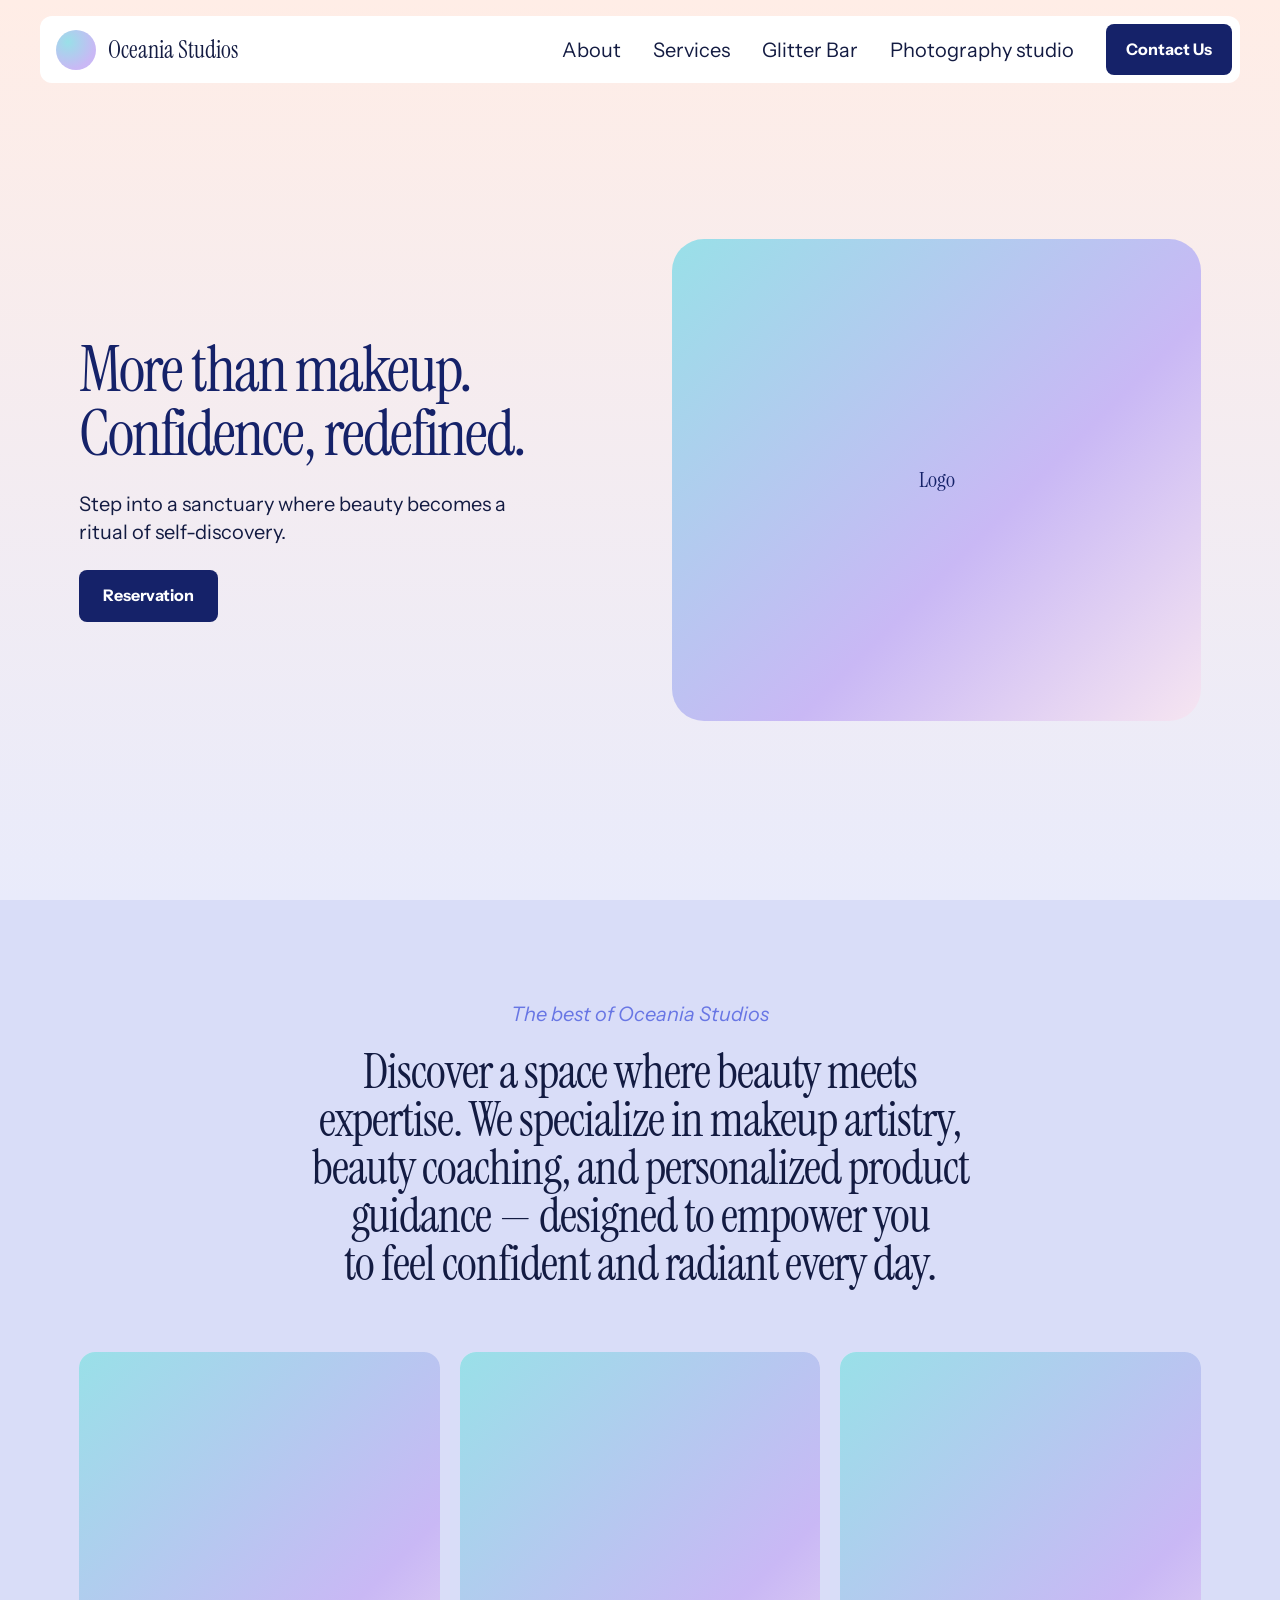
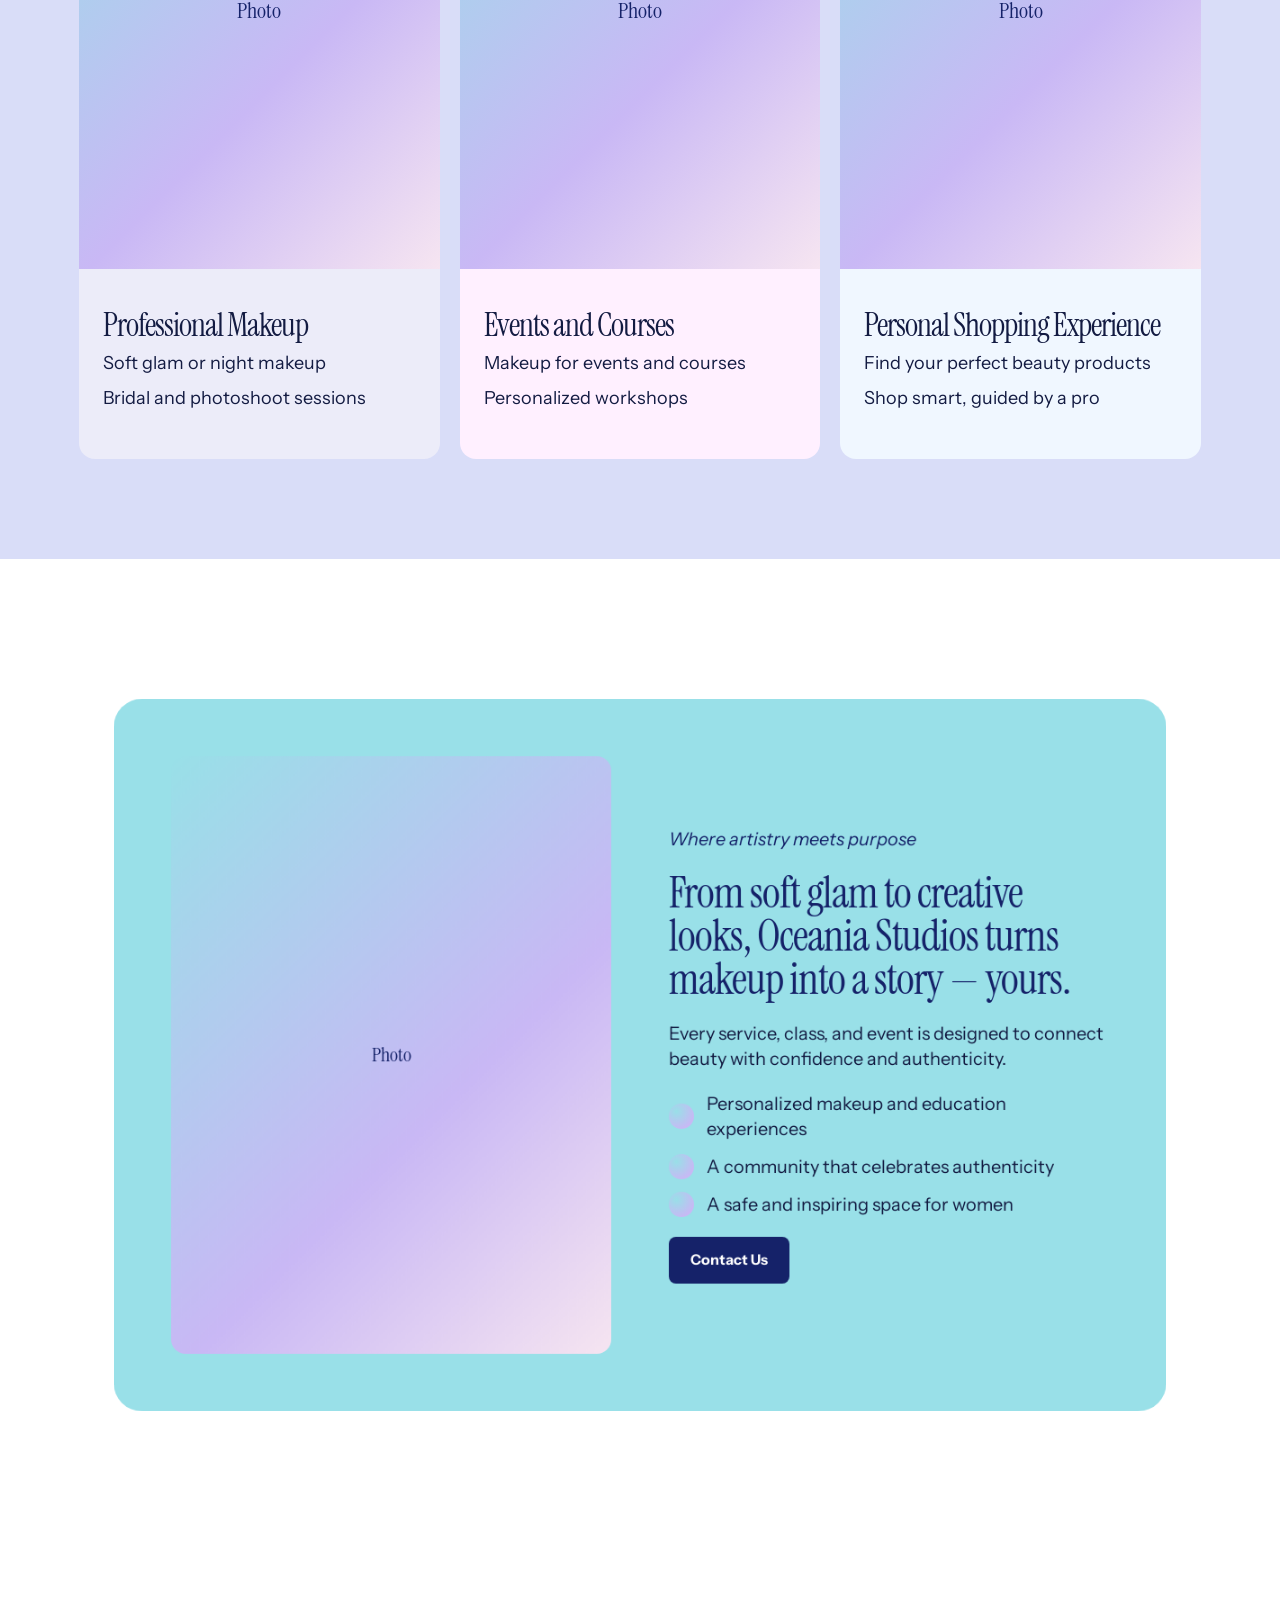
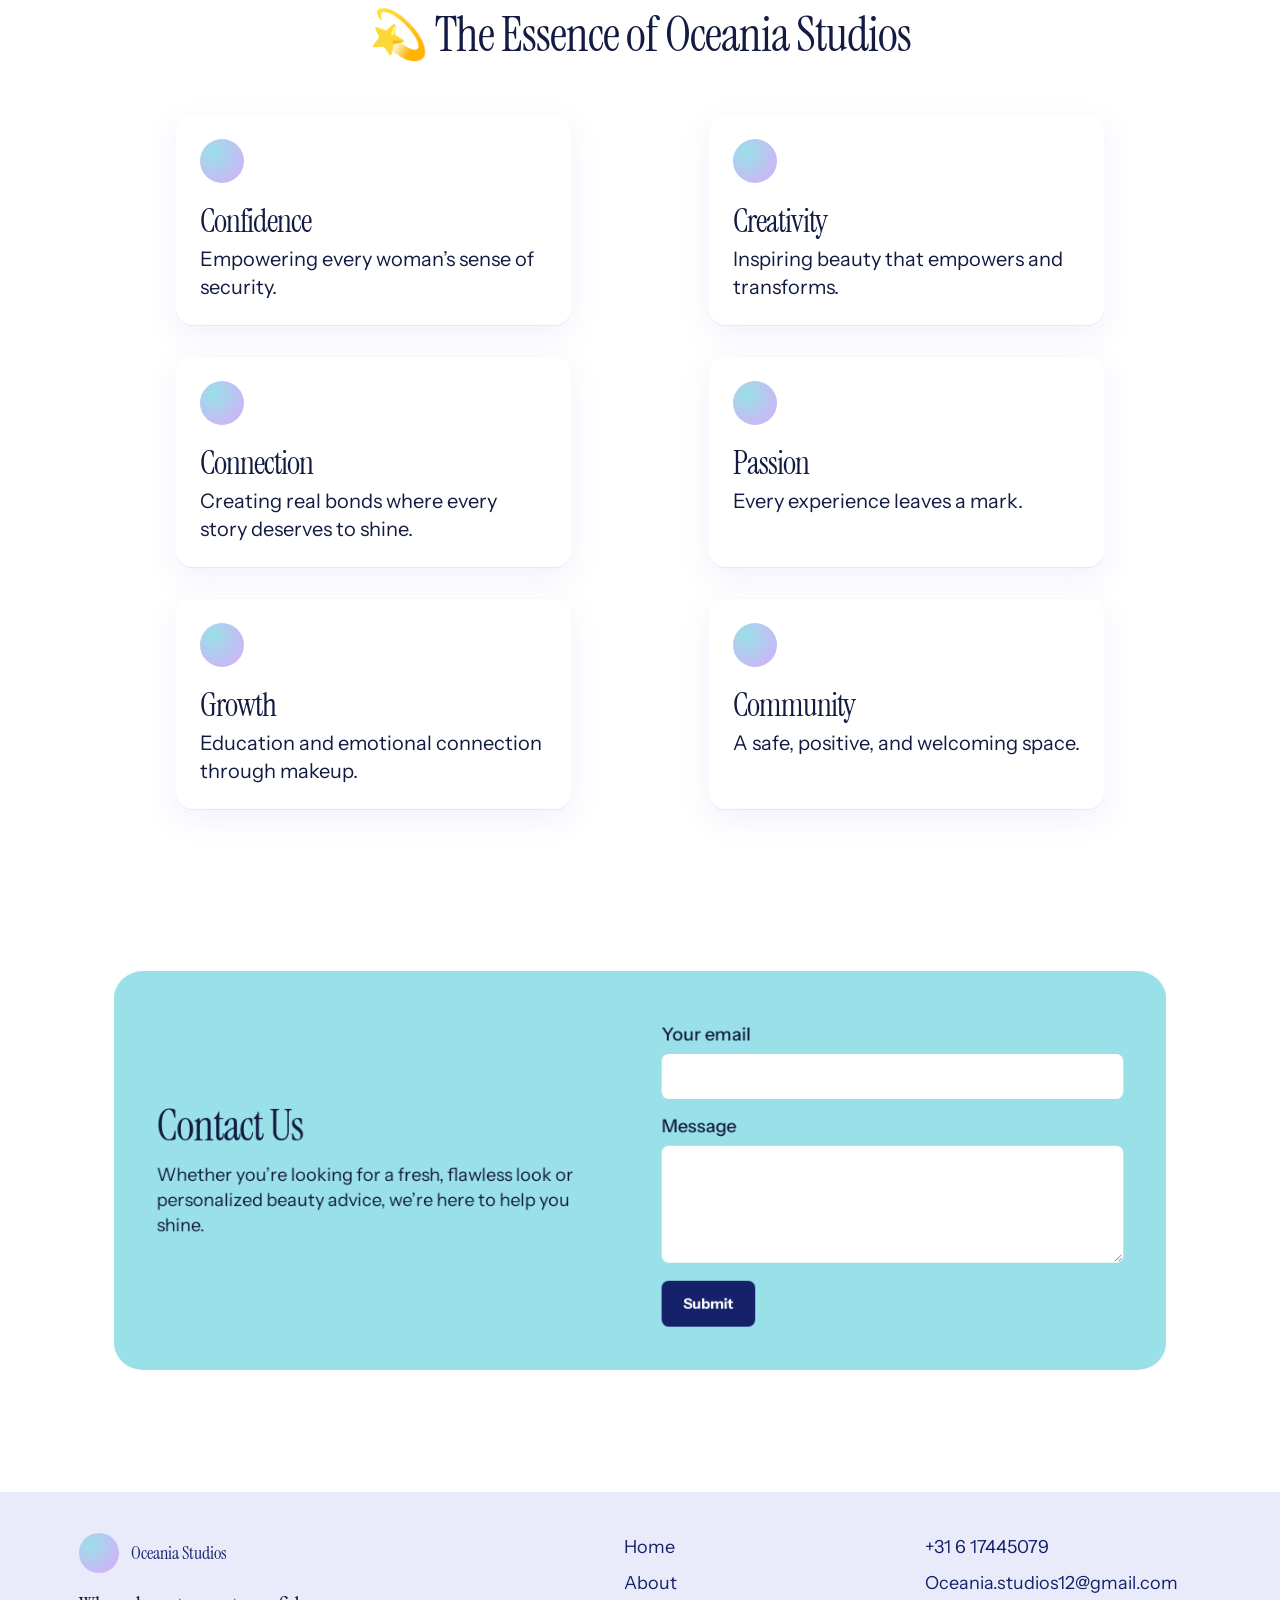
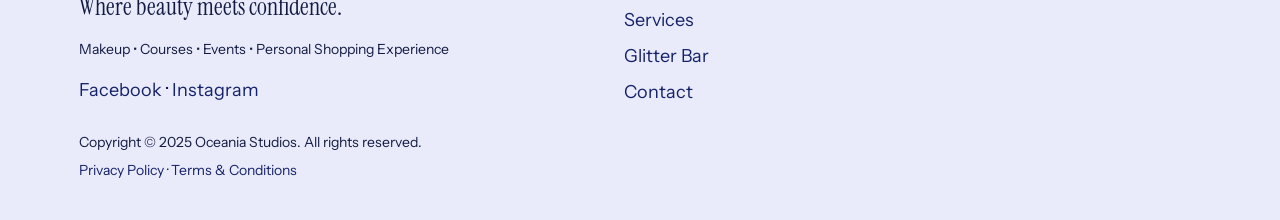
<file: index.html>
<!doctype html>
<html lang="en">
<head>
  <meta charset="utf-8">
  <meta name="viewport" content="width=device-width, initial-scale=1">
  <title>Oceanía Studios | Makeup, Beauty Coaching &amp; Events in Hilversum &amp; Amsterdam</title>
  <meta name="description" content="Oceanía Studios offers professional makeup services, beauty coaching, glitter bars for events, and personal shopping experiences. Helping you feel confident, radiant, and truly yourself.">
  <link rel="preconnect" href="https://fonts.googleapis.com">
  <link rel="preconnect" href="https://fonts.gstatic.com" crossorigin>
  <link href="https://fonts.googleapis.com/css2?family=Cormorant+Garamond:wght@400;500&family=Instrument+Sans:wght@400;500;600;700&family=Instrument+Serif:ital@0;1&display=swap" rel="stylesheet">
  <link rel="stylesheet" href="styles.css?v=2">
</head>
<body>

  <a class="skip" href="#main">Skip to content</a>
  <header class="site-header">
    <div class="bar">
      <a class="brand" href="index.html" aria-label="Oceania Studios, home">
        <span class="brand-mark" aria-hidden="true"></span><span>Oceania Studios</span>
      </a>
      <button class="menu-toggle" type="button" aria-expanded="false" aria-controls="main-nav" aria-label="Open menu"><span></span><span></span></button>
      <nav id="main-nav" class="main-nav" aria-label="Main"><ul><li><a href="about.html">About</a></li><li><a href="services.html">Services</a></li><li><a href="glitter-bar.html">Glitter Bar</a></li><li><a href="photography-studio.html">Photography studio</a></li><li><a class="button button-nav" href="contact.html">Contact Us</a></li></ul></nav>
    </div>
  </header>
  <main id="main">

    <section class="hero-home">
      <div class="wrap hero-grid">
        <div class="hero-text">
          <h1 class="ap">More than makeup. Confidence, redefined.</h1>
          <p class="ap">Step into a sanctuary where beauty becomes a ritual of self-discovery.</p>
          <div class="ap"><a class="button " href="https://linktr.ee/oceania.studios">Reservation</a></div>
        </div>
        <div class="hero-img ap"><div class="ph ph-round" role="img" aria-label="Placeholder: Logo" data-label="Logo"></div></div>
      </div>
    </section>

    <section class="band-peri">
      <div class="title-block">
        <p class="eyebrow ap ">The best of Oceania Studios</p>
        <h2 class="ap">Discover a space where beauty meets expertise. We specialize in makeup artistry, beauty coaching, and personalized product guidance — designed to empower you to feel confident and radiant every day.</h2>
      </div>
      <div class="wrap three-cards">
        <article class="tall-card c1 ap"><div class="ph " role="img" aria-label="Placeholder: Photo" data-label="Photo" style="aspect-ratio:363/520"></div><div class="info"><h4>Professional Makeup</h4><p>Soft glam or night makeup</p><p>Bridal and photoshoot sessions</p></div></article>
        <article class="tall-card c2 ap" style="--d:.12s"><div class="ph " role="img" aria-label="Placeholder: Photo" data-label="Photo" style="aspect-ratio:363/520"></div><div class="info"><h4>Events and Courses</h4><p>Makeup for events and courses</p><p>Personalized workshops</p></div></article>
        <article class="tall-card c3 ap" style="--d:.24s"><div class="ph " role="img" aria-label="Placeholder: Photo" data-label="Photo" style="aspect-ratio:363/520"></div><div class="info"><h4>Personal Shopping Experience</h4><p>Find your perfect beauty products</p><p>Shop smart, guided by a pro</p></div></article>
      </div>
    </section>

    <section class="about-block">
      <div class="aqua-panel sc">
        <div class="ap-img"><div class="ph ph-tall" role="img" aria-label="Placeholder: Photo" data-label="Photo" style="aspect-ratio:500/679"></div></div>
        <div class="panel-copy">
          <p class="eyebrow ap ">Where artistry meets purpose</p>
          <h2 class="ap">From soft glam to creative looks, Oceania Studios turns makeup into a story — yours.</h2>
          <p class="ap">Every service, class, and event is designed to connect beauty with confidence and authenticity.</p>
          <ul class="promises">
            <li class="ap"><span class="dot" aria-hidden="true"></span><span>Personalized makeup and education experiences</span></li>
            <li class="ap" style="--d:.1s"><span class="dot" aria-hidden="true"></span><span>A community that celebrates authenticity</span></li>
            <li class="ap" style="--d:.2s"><span class="dot" aria-hidden="true"></span><span>A safe and inspiring space for women</span></li>
          </ul>
          <div class="ap"><a class="button " href="contact.html">Contact Us</a></div>
        </div>
      </div>
    </section>

    <section class="essence">
      <h2 class="ap">💫 The Essence of Oceania Studios</h2>
      <ul class="features">
        <li class="feat fl"><span class="dot dot-lg" aria-hidden="true"></span><h4>Confidence</h4><p>Empowering every woman’s sense of security.</p></li>
        <li class="feat fr"><span class="dot dot-lg" aria-hidden="true"></span><h4>Creativity</h4><p>Inspiring beauty that empowers and transforms.</p></li>
        <li class="feat fl"><span class="dot dot-lg" aria-hidden="true"></span><h4>Connection</h4><p>Creating real bonds where every story deserves to shine.</p></li>
        <li class="feat fr"><span class="dot dot-lg" aria-hidden="true"></span><h4>Passion</h4><p>Every experience leaves a mark.</p></li>
        <li class="feat fl"><span class="dot dot-lg" aria-hidden="true"></span><h4>Growth</h4><p>Education and emotional connection through makeup.</p></li>
        <li class="feat fr"><span class="dot dot-lg" aria-hidden="true"></span><h4>Community</h4><p>A safe, positive, and welcoming space.</p></li>
      </ul>
    </section>

    <section class="cta-block" id="contact">
      <div class="aqua-panel cta-panel sc">
        <div class="cta-copy">
          <h2 class="ap">Contact Us</h2>
          <p class="ap">Whether you’re looking for a fresh, flawless look or personalized beauty advice, we’re here to help you shine.</p>
        </div>
        <div class="ap"><!-- TODO before launch: replace the action with a real form endpoint (Formspree, Web3Forms...). -->
      <form class="form" action="https://formspree.io/f/REPLACE_ME" method="post">
        <label for="email">Your email</label>
        <input id="email" name="email" type="email" autocomplete="email" required>
        <label for="message">Message</label>
        <textarea id="message" name="message" rows="5" required></textarea>
        <button class="button" type="submit">Submit</button>
      </form></div>
      </div>
    </section>
  </main>

  <footer class="site-footer">
    <div class="footer-inner">
      <div class="footer-brand">
        <a class="brand" href="index.html"><span class="brand-mark" aria-hidden="true"></span><span>Oceania Studios</span></a>
        <p class="tagline">Where beauty meets confidence.</p>
        <p class="small">Makeup • Courses • Events • Personal Shopping Experience</p>
        <!-- TODO: replace with her real Instagram and Facebook profile URLs -->
        <p class="social"><a href="https://linktr.ee/oceania.studios">Facebook</a> · <a href="https://linktr.ee/oceania.studios">Instagram</a></p>
      </div>
      <nav class="footer-menu" aria-label="Footer"><ul>
        <li><a href="index.html">Home</a></li><li><a href="about.html">About</a></li>
        <li><a href="services.html">Services</a></li><li><a href="glitter-bar.html">Glitter Bar</a></li>
        <li><a href="contact.html">Contact</a></li></ul></nav>
      <div class="footer-contact">
        <p><a href="tel:+31617445079">+31 6 17445079</a></p>
        <p><a href="mailto:Oceania.studios12@gmail.com">Oceania.studios12@gmail.com</a></p>
      </div>
      <div class="footer-legal">
        <p class="small">Copyright © 2025 Oceania Studios. All rights reserved.</p>
        <p class="small"><a href="privacy-policy.html">Privacy Policy</a> · <a href="terms-conditions.html">Terms &amp; Conditions</a></p>
      </div>
    </div>
  </footer>
  <script src="script.js?v=2"></script>
</body>
</html>
</file>
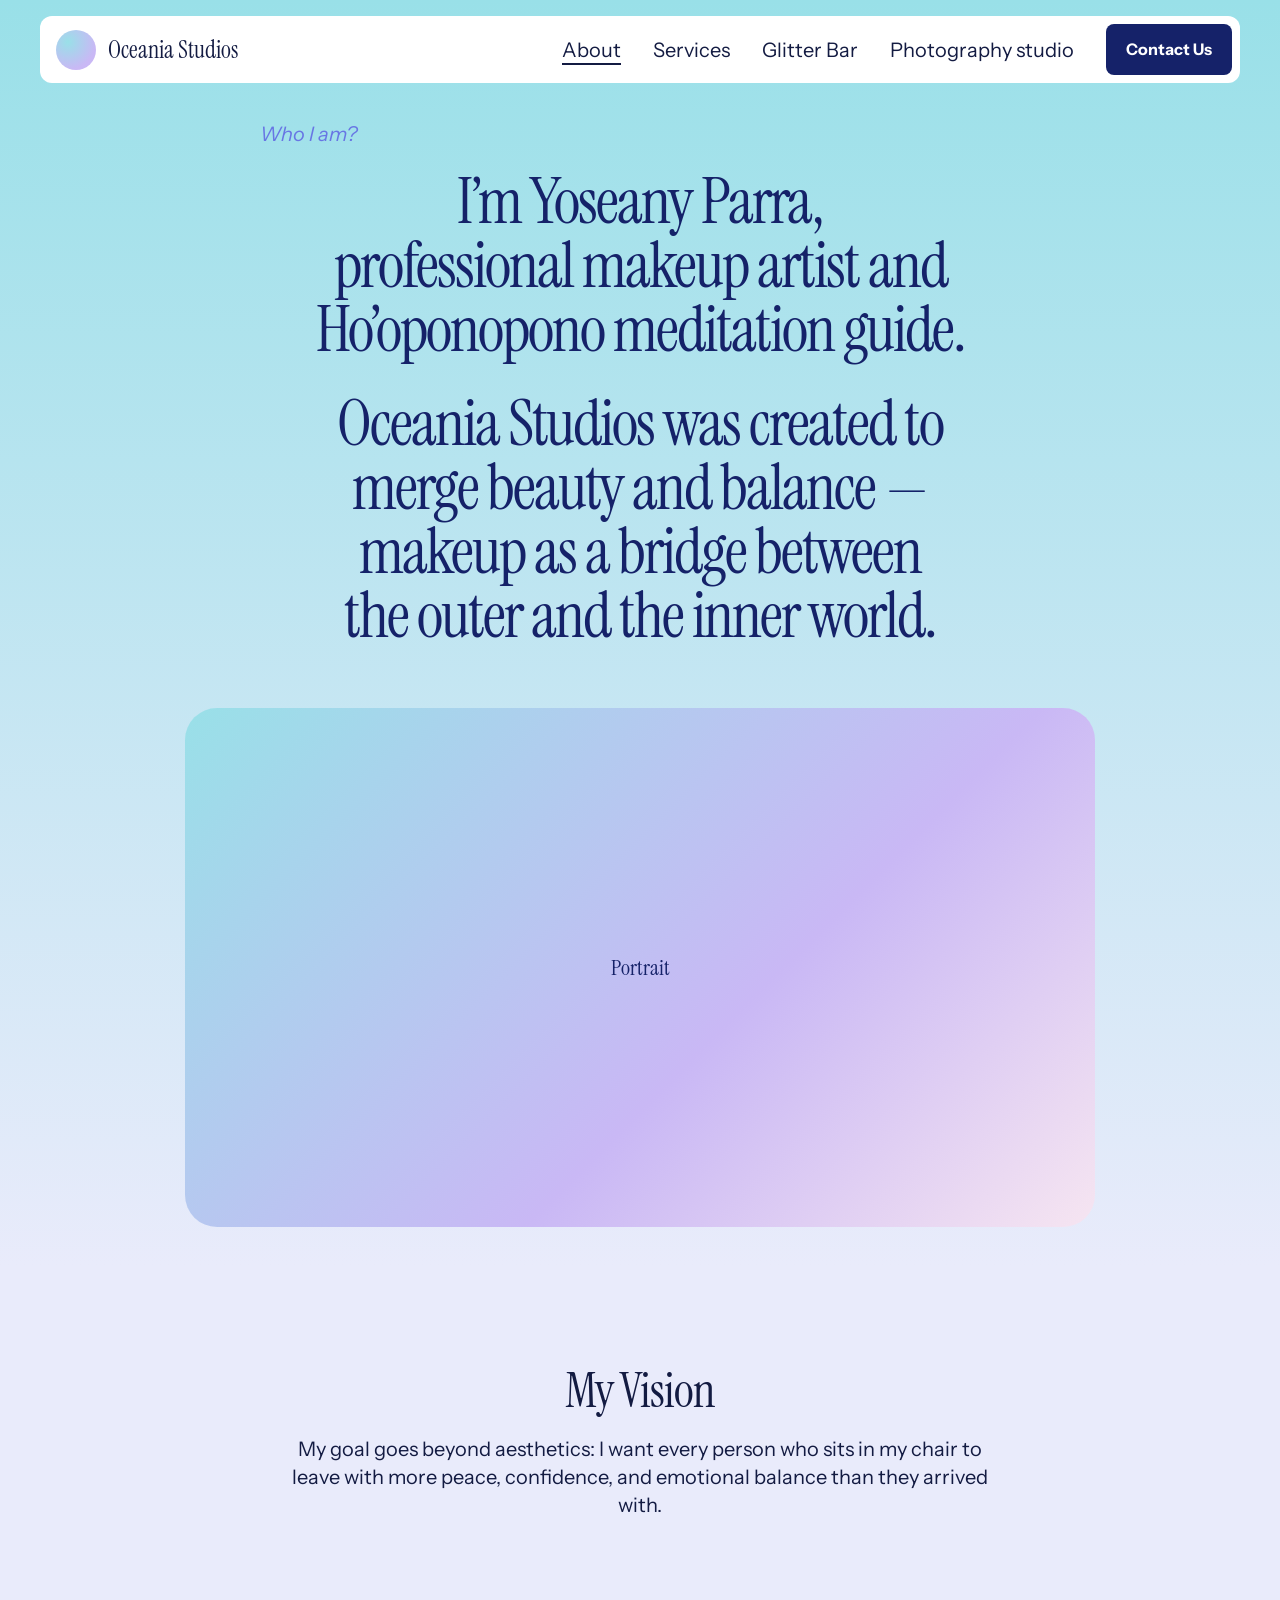
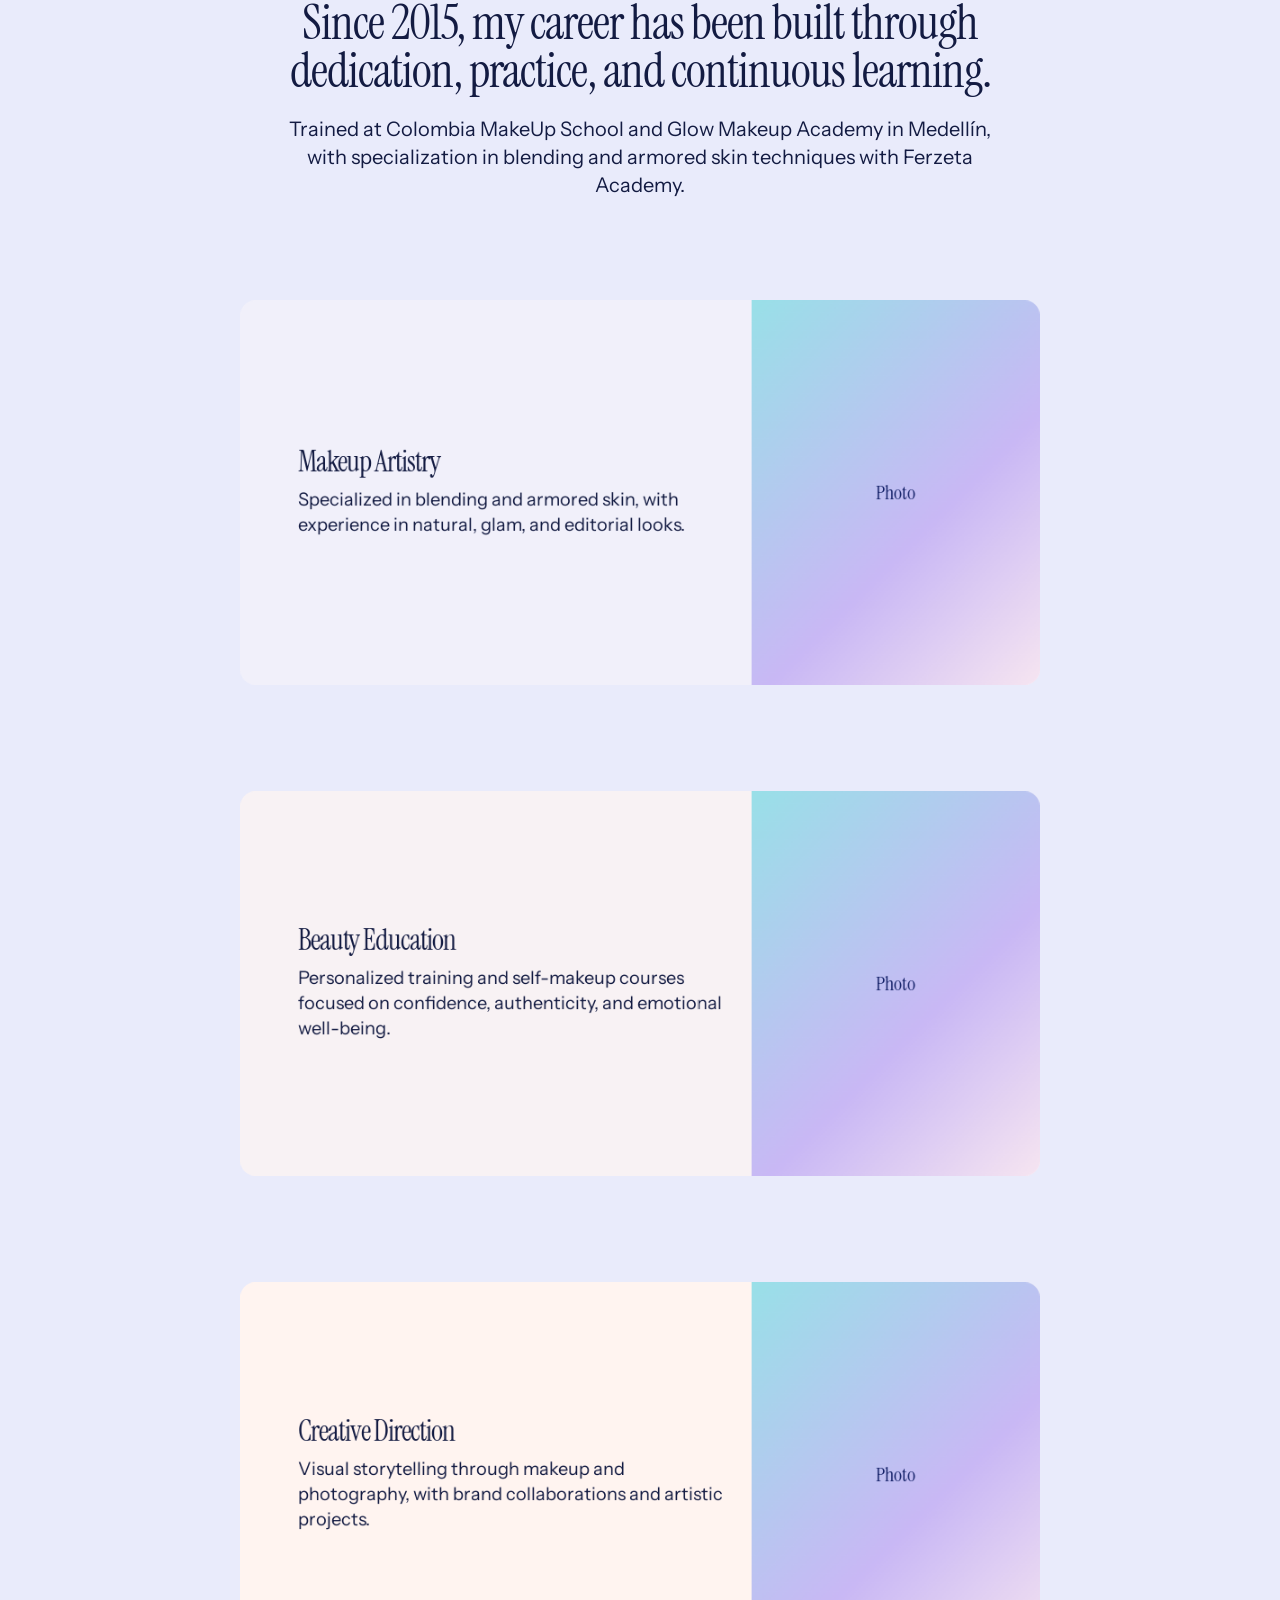
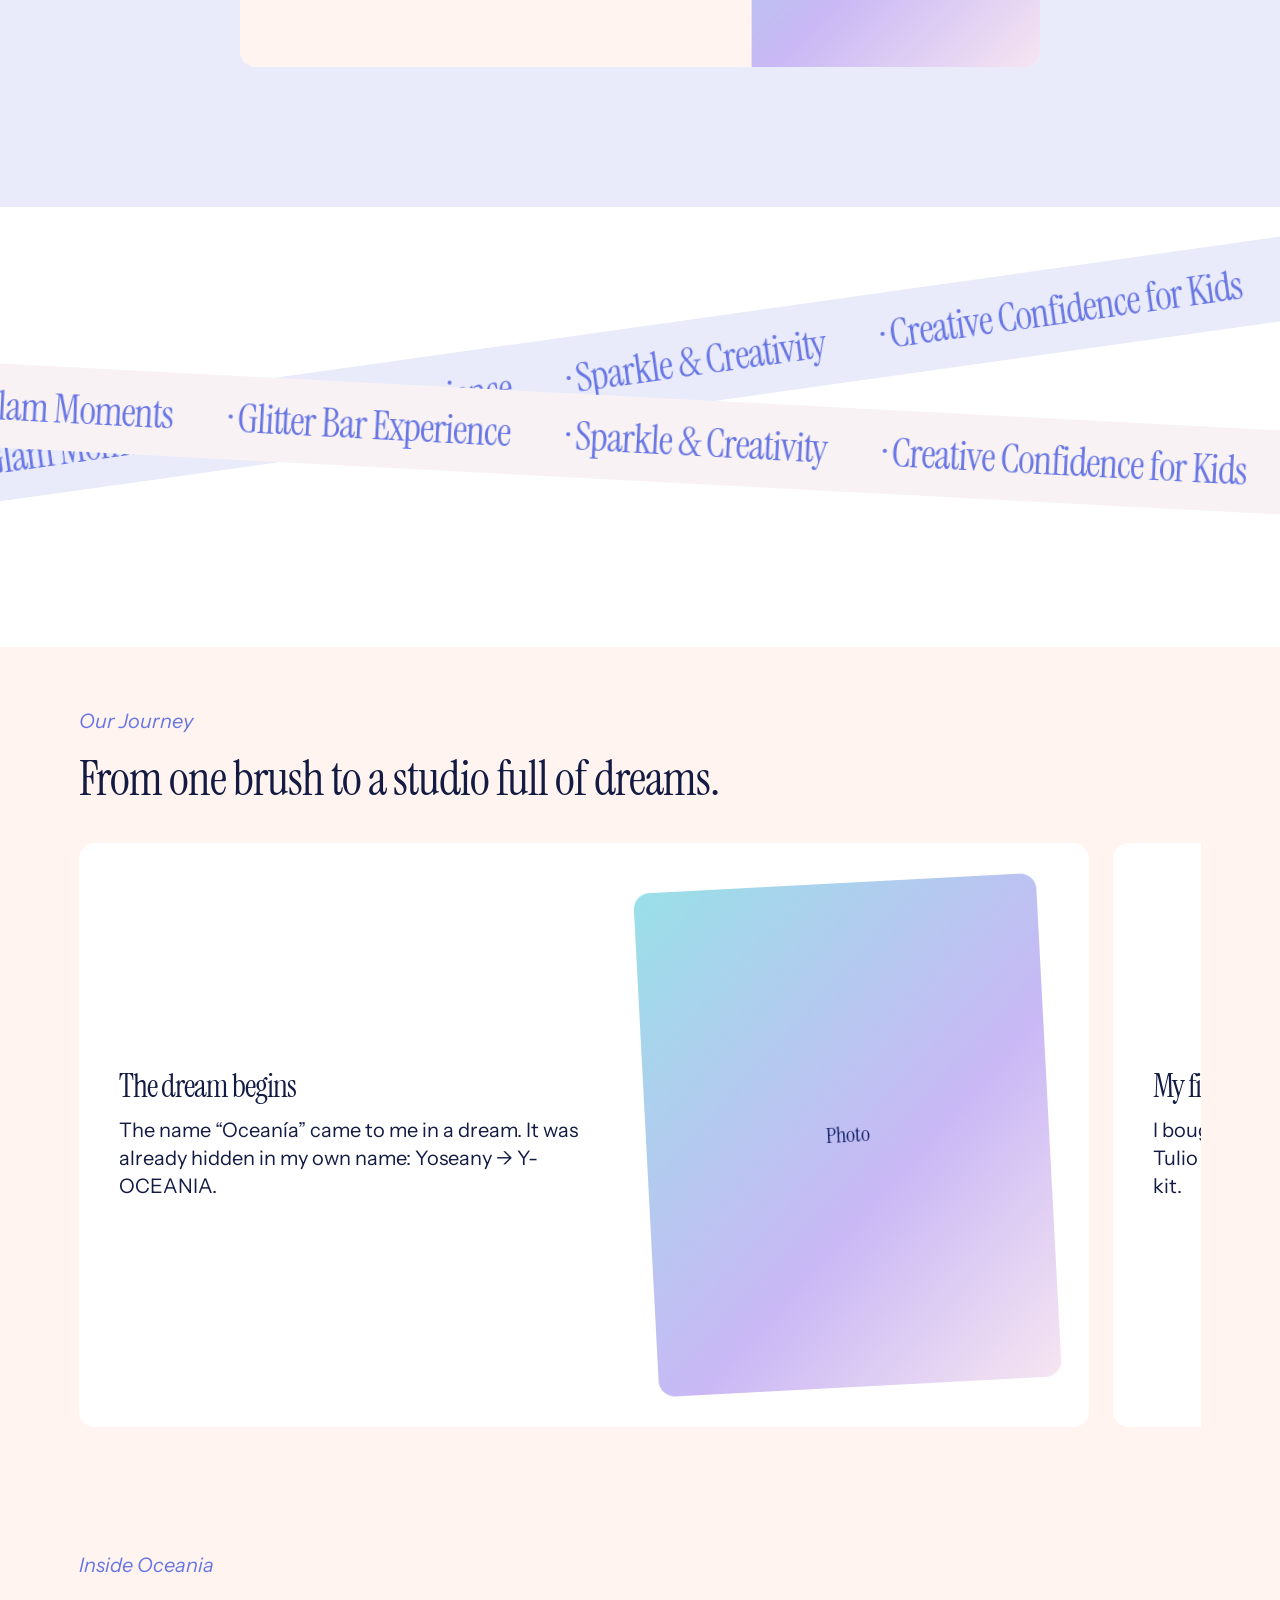
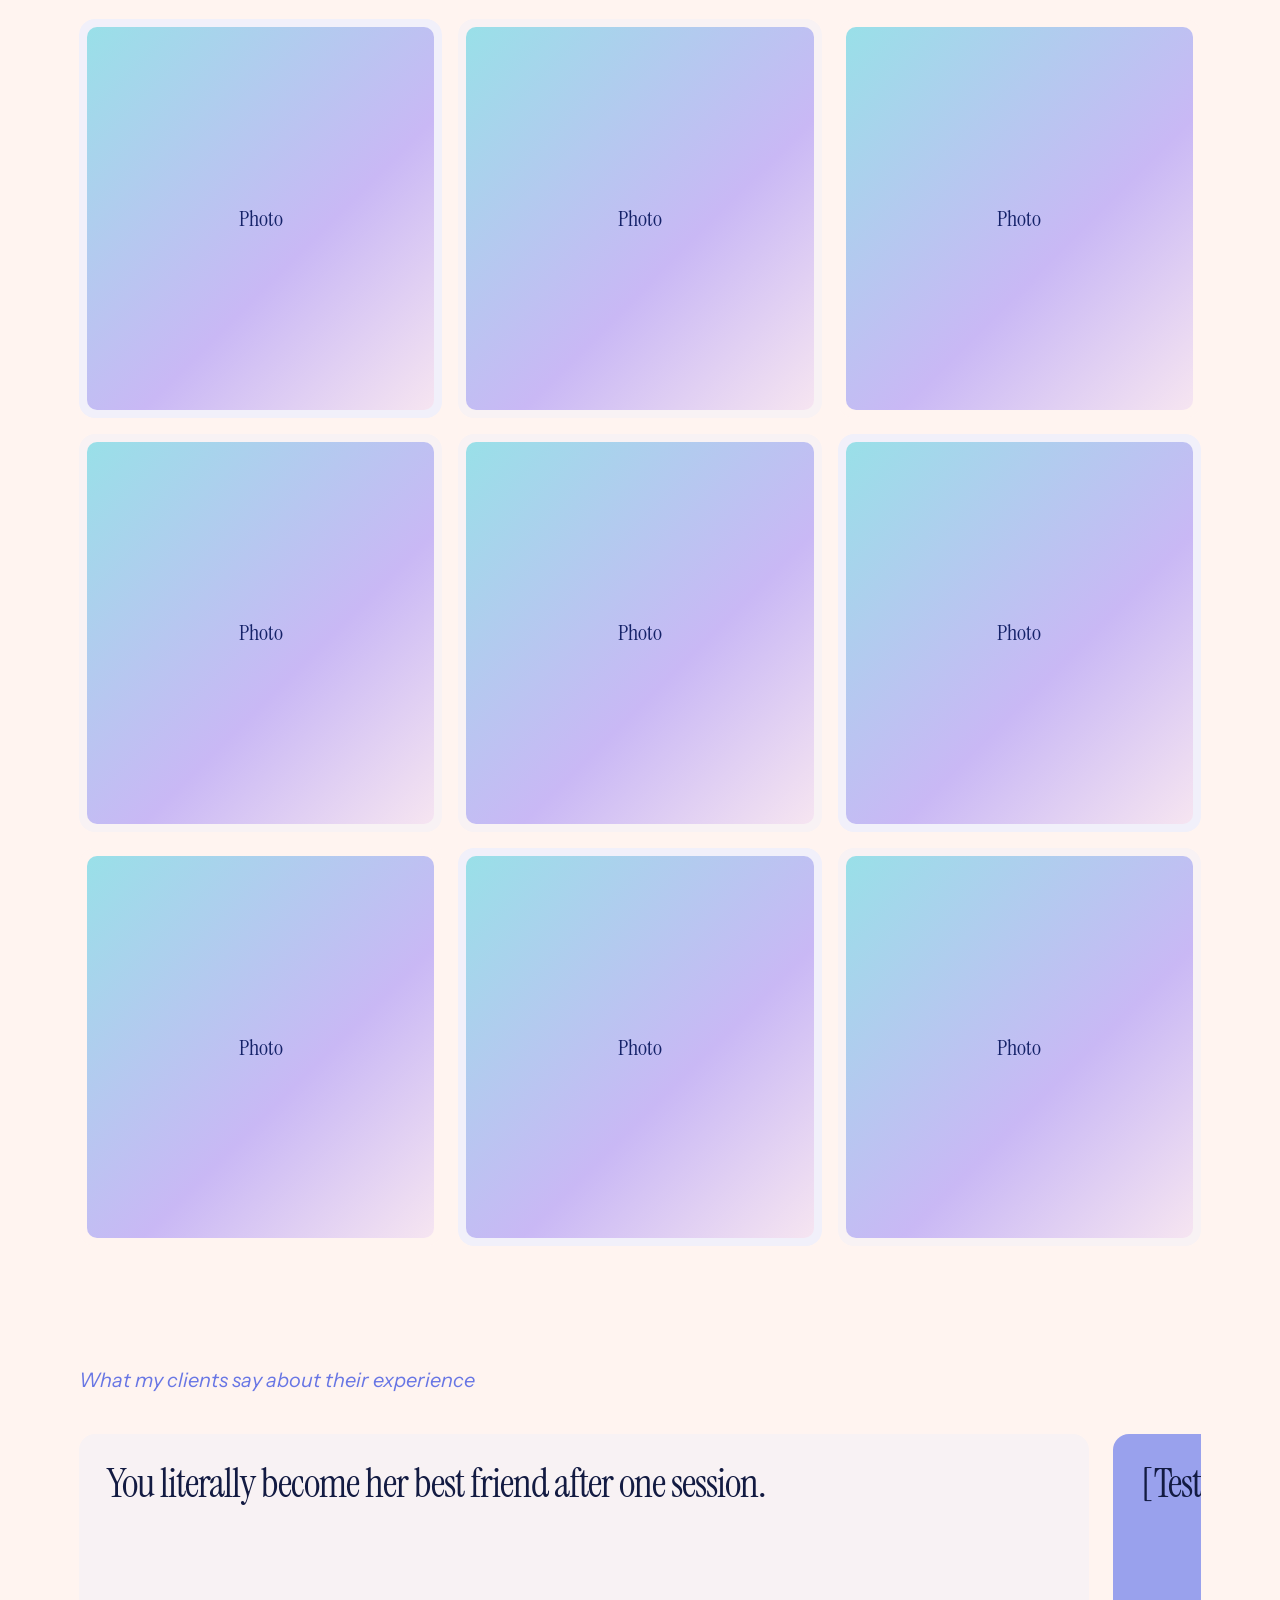
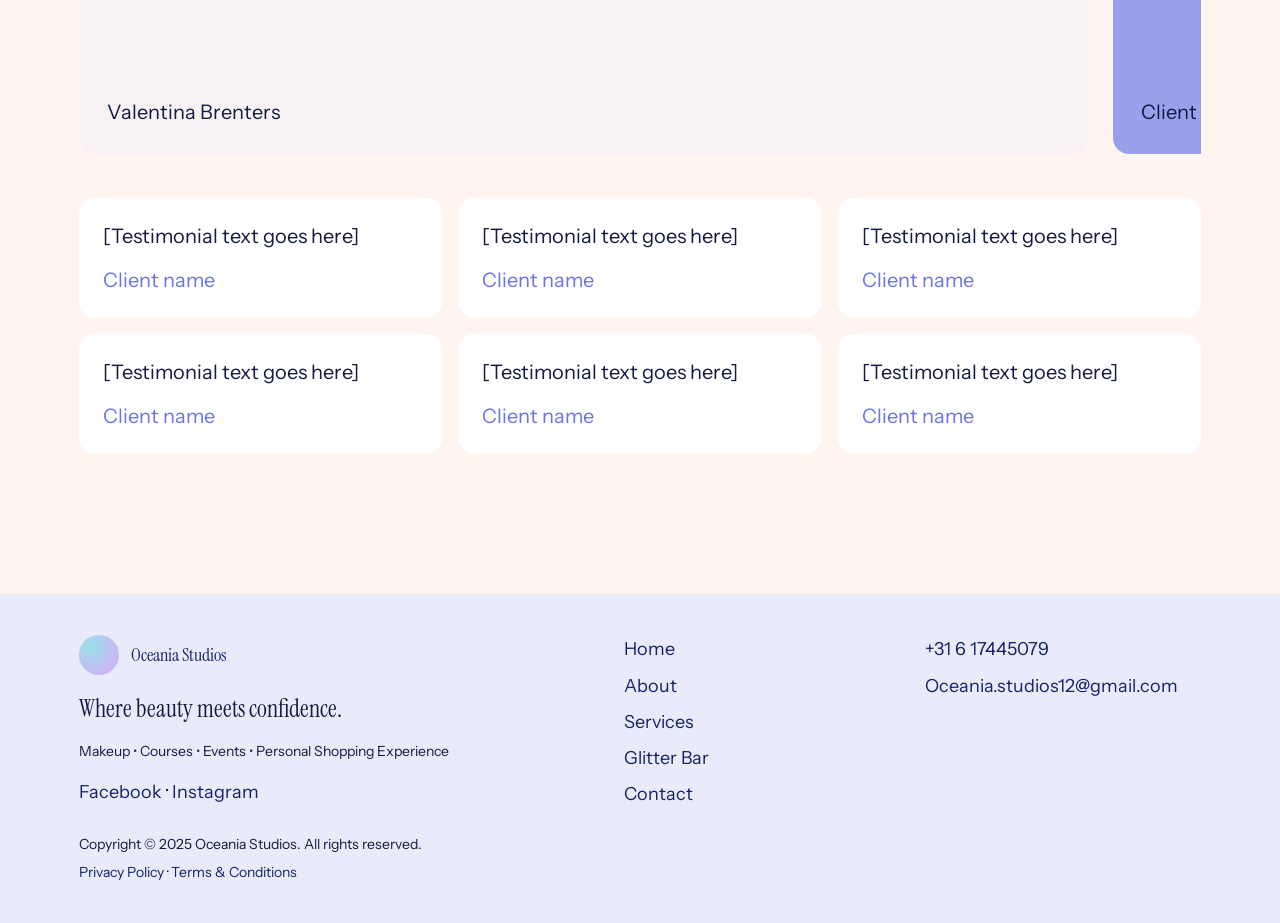
<file: about.html>
<!doctype html>
<html lang="en">
<head>
  <meta charset="utf-8">
  <meta name="viewport" content="width=device-width, initial-scale=1">
  <title>About | Oceanía Studios</title>
  <meta name="description" content="Meet Yoseany Parra, professional makeup artist and Ho’oponopono meditation guide behind Oceanía Studios in Hilversum &amp; Amsterdam.">
  <link rel="preconnect" href="https://fonts.googleapis.com">
  <link rel="preconnect" href="https://fonts.gstatic.com" crossorigin>
  <link href="https://fonts.googleapis.com/css2?family=Cormorant+Garamond:wght@400;500&family=Instrument+Sans:wght@400;500;600;700&family=Instrument+Serif:ital@0;1&display=swap" rel="stylesheet">
  <link rel="stylesheet" href="styles.css?v=2">
</head>
<body>

  <a class="skip" href="#main">Skip to content</a>
  <header class="site-header">
    <div class="bar">
      <a class="brand" href="index.html" aria-label="Oceania Studios, home">
        <span class="brand-mark" aria-hidden="true"></span><span>Oceania Studios</span>
      </a>
      <button class="menu-toggle" type="button" aria-expanded="false" aria-controls="main-nav" aria-label="Open menu"><span></span><span></span></button>
      <nav id="main-nav" class="main-nav" aria-label="Main"><ul><li><a href="about.html" aria-current="page">About</a></li><li><a href="services.html">Services</a></li><li><a href="glitter-bar.html">Glitter Bar</a></li><li><a href="photography-studio.html">Photography studio</a></li><li><a class="button button-nav" href="contact.html">Contact Us</a></li></ul></nav>
    </div>
  </header>
  <main id="main">

    <section class="hero-about">
      <div class="sticky-text">
        <p class="eyebrow ap ">Who I am?</p>
        <h1 class="ap">I’m Yoseany Parra, professional makeup artist and Ho’oponopono meditation guide.</h1>
        <h1 class="ap h1-sub">Oceania Studios was created to merge beauty and balance — makeup as a bridge between the outer and the inner world.</h1>
      </div>
      <div class="hero-photo"><div class="ph " role="img" aria-label="Placeholder: Portrait" data-label="Portrait" style="aspect-ratio:910/519"></div></div>
    </section>

    <section class="about-lav">
      <div class="title-block">
        <h2 class="ap">My Vision</h2>
        <p class="ap">My goal goes beyond aesthetics: I want every person who sits in my chair to leave with more peace, confidence, and emotional balance than they arrived with.</p>
      </div>
      <div class="title-block">
        <h2 class="ap">Since 2015, my career has been built through dedication, practice, and continuous learning.</h2>
        <p class="ap">Trained at Colombia MakeUp School and Glow Makeup Academy in Medellín, with specialization in blending and armored skin techniques with Ferzeta Academy.</p>
      </div>
      <div class="stack"><article class="stack-card c-soft sc"><div class="info"><h4>Makeup Artistry</h4><p>Specialized in blending and armored skin, with experience in natural, glam, and editorial looks.</p></div><div class="ph " role="img" aria-label="Placeholder: Photo" data-label="Photo" style="aspect-ratio:3/4"></div></article><article class="stack-card c-pink sc"><div class="info"><h4>Beauty Education</h4><p>Personalized training and self-makeup courses focused on confidence, authenticity, and emotional well-being.</p></div><div class="ph " role="img" aria-label="Placeholder: Photo" data-label="Photo" style="aspect-ratio:3/4"></div></article><article class="stack-card c-peach sc"><div class="info"><h4>Creative Direction</h4><p>Visual storytelling through makeup and photography, with brand collaborations and artistic projects.</p></div><div class="ph " role="img" aria-label="Placeholder: Photo" data-label="Photo" style="aspect-ratio:3/4"></div></article></div>
    </section>

    <section class="ribbons" aria-label="Kids activities">
      <div class="ribbon ribbon-a"><ul class="track"><li>· Little Glam Moments</li><li>· Glitter Bar Experience</li><li>· Sparkle &amp; Creativity</li><li>· Creative Confidence for Kids</li><li>· Kids Birthday Parties</li><li>· Fun Activities</li><li>· Kids Celebrations</li><li>· Creative workshops</li><li>· Little Glam Moments</li><li>· Glitter Bar Experience</li><li>· Sparkle &amp; Creativity</li><li>· Creative Confidence for Kids</li><li>· Kids Birthday Parties</li><li>· Fun Activities</li><li>· Kids Celebrations</li><li>· Creative workshops</li><li>· Little Glam Moments</li><li>· Glitter Bar Experience</li><li>· Sparkle &amp; Creativity</li><li>· Creative Confidence for Kids</li><li>· Kids Birthday Parties</li><li>· Fun Activities</li><li>· Kids Celebrations</li><li>· Creative workshops</li><li>· Little Glam Moments</li><li>· Glitter Bar Experience</li><li>· Sparkle &amp; Creativity</li><li>· Creative Confidence for Kids</li><li>· Kids Birthday Parties</li><li>· Fun Activities</li><li>· Kids Celebrations</li><li>· Creative workshops</li></ul></div>
      <div class="ribbon ribbon-b"><ul class="track" aria-hidden="true"><li>· Little Glam Moments</li><li>· Glitter Bar Experience</li><li>· Sparkle &amp; Creativity</li><li>· Creative Confidence for Kids</li><li>· Kids Birthday Parties</li><li>· Fun Activities</li><li>· Kids Celebrations</li><li>· Creative workshops</li><li>· Little Glam Moments</li><li>· Glitter Bar Experience</li><li>· Sparkle &amp; Creativity</li><li>· Creative Confidence for Kids</li><li>· Kids Birthday Parties</li><li>· Fun Activities</li><li>· Kids Celebrations</li><li>· Creative workshops</li><li>· Little Glam Moments</li><li>· Glitter Bar Experience</li><li>· Sparkle &amp; Creativity</li><li>· Creative Confidence for Kids</li><li>· Kids Birthday Parties</li><li>· Fun Activities</li><li>· Kids Celebrations</li><li>· Creative workshops</li><li>· Little Glam Moments</li><li>· Glitter Bar Experience</li><li>· Sparkle &amp; Creativity</li><li>· Creative Confidence for Kids</li><li>· Kids Birthday Parties</li><li>· Fun Activities</li><li>· Kids Celebrations</li><li>· Creative workshops</li></ul></div>
    </section>
    <section class="band-peach journey">
      <div class="title-block left">
        <p class="eyebrow ap ">Our Journey</p>
        <h2 class="ap">From one brush to a studio full of dreams.</h2>
      </div>
      <div class="slider" data-drag><article class="j-card"><div class="j-text"><h4>The dream begins</h4><p>The name “Oceanía” came to me in a dream. It was already hidden in my own name: Yoseany → Y-OCEANIA.</p></div><div class="j-img"><div class="ph tilt" role="img" aria-label="Placeholder: Photo" data-label="Photo" style="aspect-ratio:4/5"></div></div></article><article class="j-card"><div class="j-text"><h4>My first brushes</h4><p>I bought my first set with my savings. My grandfather Tulio repaired a broken brush, and it still lives in my kit.</p></div><div class="j-img"><div class="ph tilt" role="img" aria-label="Placeholder: Photo" data-label="Photo" style="aspect-ratio:4/5"></div></div></article><article class="j-card"><div class="j-text"><h4>Putting dreams on hold</h4><p>When I moved to Colombia I set makeup aside for responsibilities, but the passion never left.</p></div><div class="j-img"><div class="ph tilt" role="img" aria-label="Placeholder: Photo" data-label="Photo" style="aspect-ratio:4/5"></div></div></article></div>
    </section>

    <section class="band-peach">
      <div class="title-block left"><p class="eyebrow ap ">Inside Oceania</p></div>
      <ul class="gallery"><li class="tile t1 ap"><div class="ph " role="img" aria-label="Placeholder: Photo" data-label="Photo" style="aspect-ratio:327/360"></div></li><li class="tile t2 ap"><div class="ph " role="img" aria-label="Placeholder: Photo" data-label="Photo" style="aspect-ratio:327/360"></div></li><li class="tile t3 ap"><div class="ph " role="img" aria-label="Placeholder: Photo" data-label="Photo" style="aspect-ratio:327/360"></div></li><li class="tile t2 ap"><div class="ph " role="img" aria-label="Placeholder: Photo" data-label="Photo" style="aspect-ratio:327/360"></div></li><li class="tile t2 ap"><div class="ph " role="img" aria-label="Placeholder: Photo" data-label="Photo" style="aspect-ratio:327/360"></div></li><li class="tile t1 ap"><div class="ph " role="img" aria-label="Placeholder: Photo" data-label="Photo" style="aspect-ratio:327/360"></div></li><li class="tile t3 ap"><div class="ph " role="img" aria-label="Placeholder: Photo" data-label="Photo" style="aspect-ratio:327/360"></div></li><li class="tile t1 ap"><div class="ph " role="img" aria-label="Placeholder: Photo" data-label="Photo" style="aspect-ratio:327/360"></div></li><li class="tile t2 ap"><div class="ph " role="img" aria-label="Placeholder: Photo" data-label="Photo" style="aspect-ratio:327/360"></div></li></ul>
    </section>

    <section class="band-peach reviews">
      <div class="title-block left">
        <p class="eyebrow ap ">What my clients say about their experience</p>
      </div>
      <!-- TODO: paste her real testimonials (names, quotes, photos) from the Framer site -->
      <div class="slider" data-drag><article class="review-big r-pink"><blockquote>You literally become her best friend after one session.</blockquote><p>Valentina Brenters</p></article><article class="review-big r-peri"><blockquote>[Testimonial text goes here]</blockquote><p>Client name</p></article><article class="review-big r-aqua"><blockquote>[Testimonial text goes here]</blockquote><p>Client name</p></article></div>
      <div class="review-grid"><article class="review-small ap"><p>[Testimonial text goes here]</p><p class="who">Client name</p></article><article class="review-small ap"><p>[Testimonial text goes here]</p><p class="who">Client name</p></article><article class="review-small ap"><p>[Testimonial text goes here]</p><p class="who">Client name</p></article><article class="review-small ap"><p>[Testimonial text goes here]</p><p class="who">Client name</p></article><article class="review-small ap"><p>[Testimonial text goes here]</p><p class="who">Client name</p></article><article class="review-small ap"><p>[Testimonial text goes here]</p><p class="who">Client name</p></article></div>
    </section>
  </main>

  <footer class="site-footer">
    <div class="footer-inner">
      <div class="footer-brand">
        <a class="brand" href="index.html"><span class="brand-mark" aria-hidden="true"></span><span>Oceania Studios</span></a>
        <p class="tagline">Where beauty meets confidence.</p>
        <p class="small">Makeup • Courses • Events • Personal Shopping Experience</p>
        <!-- TODO: replace with her real Instagram and Facebook profile URLs -->
        <p class="social"><a href="https://linktr.ee/oceania.studios">Facebook</a> · <a href="https://linktr.ee/oceania.studios">Instagram</a></p>
      </div>
      <nav class="footer-menu" aria-label="Footer"><ul>
        <li><a href="index.html">Home</a></li><li><a href="about.html">About</a></li>
        <li><a href="services.html">Services</a></li><li><a href="glitter-bar.html">Glitter Bar</a></li>
        <li><a href="contact.html">Contact</a></li></ul></nav>
      <div class="footer-contact">
        <p><a href="tel:+31617445079">+31 6 17445079</a></p>
        <p><a href="mailto:Oceania.studios12@gmail.com">Oceania.studios12@gmail.com</a></p>
      </div>
      <div class="footer-legal">
        <p class="small">Copyright © 2025 Oceania Studios. All rights reserved.</p>
        <p class="small"><a href="privacy-policy.html">Privacy Policy</a> · <a href="terms-conditions.html">Terms &amp; Conditions</a></p>
      </div>
    </div>
  </footer>
  <script src="script.js?v=2"></script>
</body>
</html>
</file>
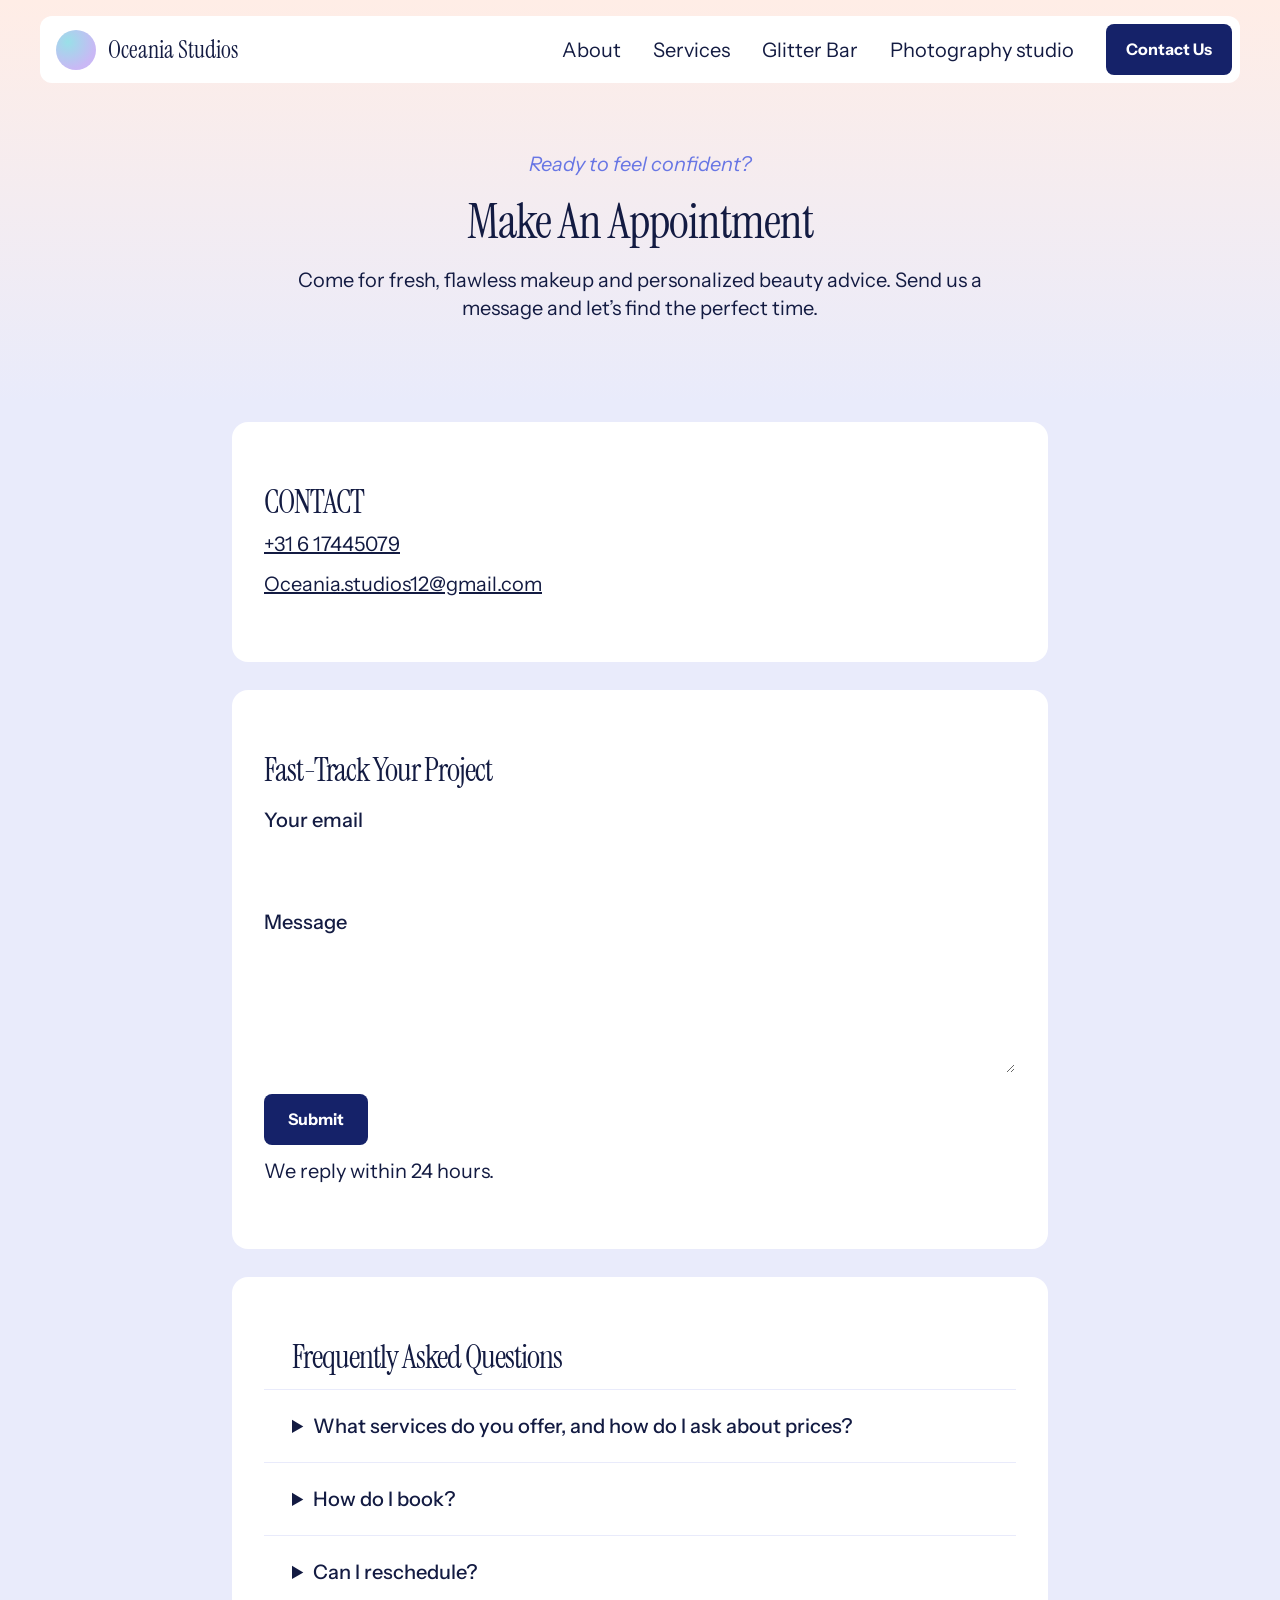
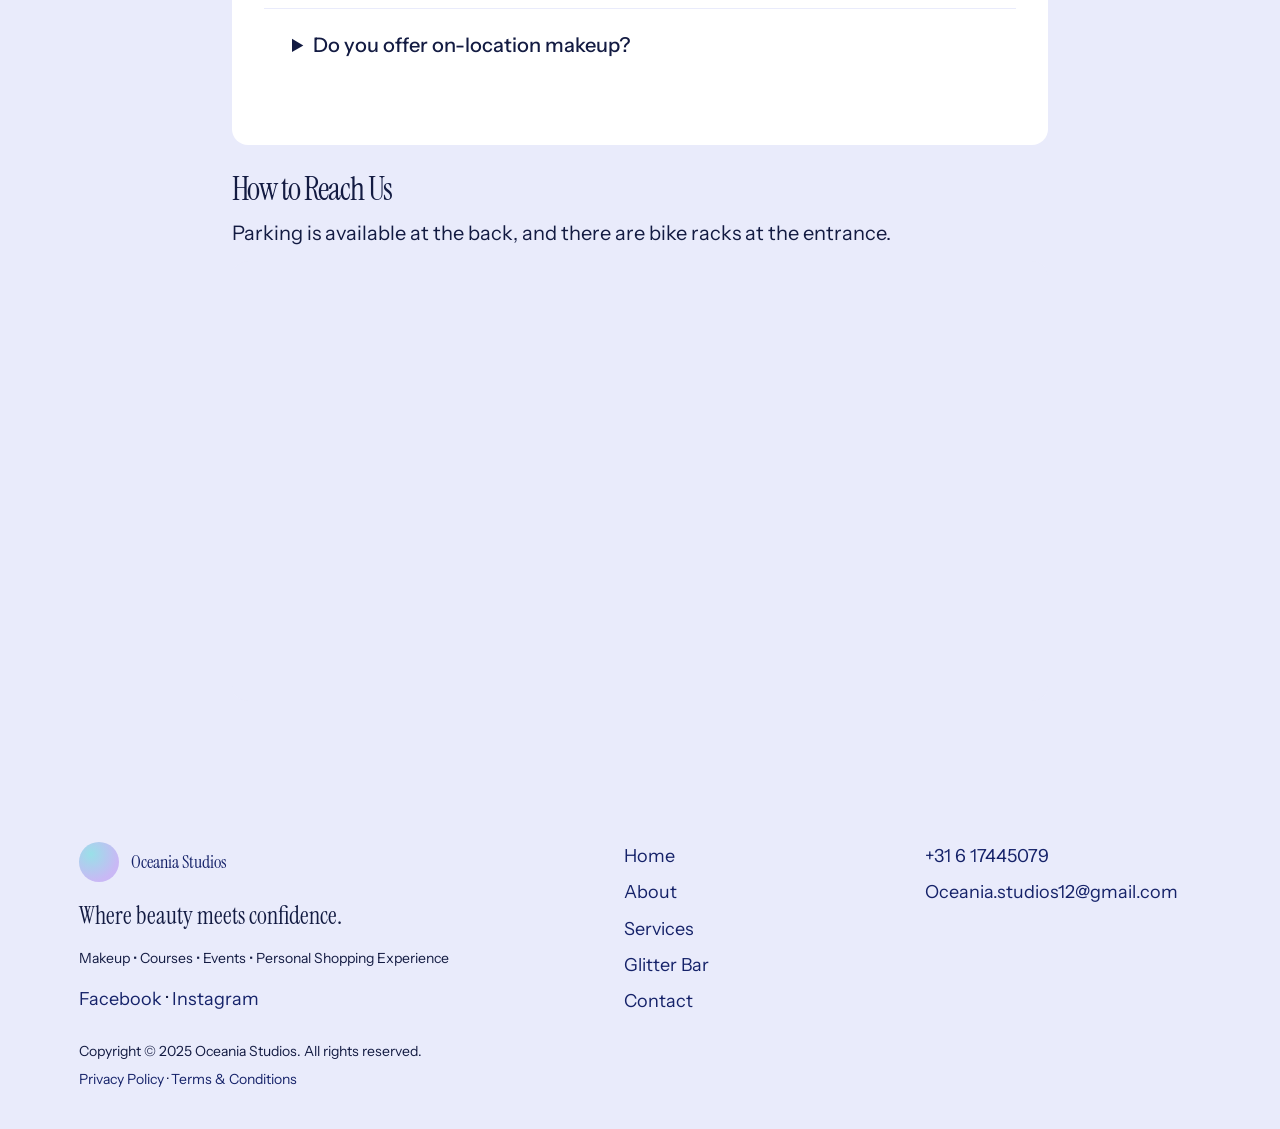
<file: contact.html>
<!doctype html>
<html lang="en">
<head>
  <meta charset="utf-8">
  <meta name="viewport" content="width=device-width, initial-scale=1">
  <title>Contact | Oceanía Studios</title>
  <meta name="description" content="Make an appointment with Oceanía Studios. Makeup, beauty coaching and events in Hilversum &amp; Amsterdam.">
  <link rel="preconnect" href="https://fonts.googleapis.com">
  <link rel="preconnect" href="https://fonts.gstatic.com" crossorigin>
  <link href="https://fonts.googleapis.com/css2?family=Cormorant+Garamond:wght@400;500&family=Instrument+Sans:wght@400;500;600;700&family=Instrument+Serif:ital@0;1&display=swap" rel="stylesheet">
  <link rel="stylesheet" href="styles.css?v=2">
</head>
<body>

  <a class="skip" href="#main">Skip to content</a>
  <header class="site-header">
    <div class="bar">
      <a class="brand" href="index.html" aria-label="Oceania Studios, home">
        <span class="brand-mark" aria-hidden="true"></span><span>Oceania Studios</span>
      </a>
      <button class="menu-toggle" type="button" aria-expanded="false" aria-controls="main-nav" aria-label="Open menu"><span></span><span></span></button>
      <nav id="main-nav" class="main-nav" aria-label="Main"><ul><li><a href="about.html">About</a></li><li><a href="services.html">Services</a></li><li><a href="glitter-bar.html">Glitter Bar</a></li><li><a href="photography-studio.html">Photography studio</a></li><li><a class="button button-nav" href="contact.html">Contact Us</a></li></ul></nav>
    </div>
  </header>
  <main id="main">

    <section class="contact-hero">
      <div class="title-block"><p class="eyebrow ap ">Ready to feel confident?</p><h2 class="ap">Make An Appointment</h2>
        <p class="ap">Come for fresh, flawless makeup and personalized beauty advice. Send us a message and let’s find the perfect time.</p></div>
    </section>
    <section class="contact-content">
      <div class="c-card ap"><h4>CONTACT</h4>
        <p><a href="tel:+31617445079">+31 6 17445079</a></p>
        <p><a href="mailto:Oceania.studios12@gmail.com">Oceania.studios12@gmail.com</a></p></div>
      <div class="c-card form-card ap" id="contact"><h4>Fast-Track Your Project</h4><!-- TODO before launch: replace the action with a real form endpoint (Formspree, Web3Forms...). -->
      <form class="form" action="https://formspree.io/f/REPLACE_ME" method="post">
        <label for="email">Your email</label>
        <input id="email" name="email" type="email" autocomplete="email" required>
        <label for="message">Message</label>
        <textarea id="message" name="message" rows="5" required></textarea>
        <button class="button" type="submit">Submit</button>
      </form>
        <p class="small">We reply within 24 hours.</p></div>
      <div class="c-card faq ap"><h4>Frequently Asked Questions</h4><details><summary>What services do you offer, and how do I ask about prices?</summary><p>Makeup services, beauty coaching, and private classes are listed on the Services page. Message us and we’ll prepare a personalized quote.</p></details><details><summary>How do I book?</summary><p>A deposit is required to secure your date. The rest is paid on the day of the appointment. (TODO: 40% in her FAQ vs 50% in her Terms — confirm.)</p></details><details><summary>Can I reschedule?</summary><p>Yes, if you ask within the same month and the new date is available. Deposits are non-refundable for cancellations or no-shows.</p></details><details><summary>Do you offer on-location makeup?</summary><p>Yes, at your home or at the event venue (events, photo shoots, and weddings) anywhere in the Netherlands. Travel costs may apply.</p></details></div>
      <div class="c-map ap"><h4>How to Reach Us</h4>
        <p>Parking is available at the back, and there are bike racks at the entrance.</p>
        <iframe title="Oceania Studios on Google Maps" src="https://www.google.com/maps/embed?pb=!1m18!1m12!1m3!1d2443.547677860795!2d5.166077076769958!3d52.23343517198745!2m3!1f0!2f0!3f0!3m2!1i1024!2i768!4f13.1!3m3!1m2!1s0x47c60b890d99b6ef%3A0x3e66ec90221ac9a5!2sOceania%20Studios!5e0!3m2!1ses!2snl!4v1762456288107!5m2!1ses!2snl" loading="lazy" referrerpolicy="no-referrer-when-downgrade" allowfullscreen></iframe></div>
    </section>
  </main>

  <footer class="site-footer">
    <div class="footer-inner">
      <div class="footer-brand">
        <a class="brand" href="index.html"><span class="brand-mark" aria-hidden="true"></span><span>Oceania Studios</span></a>
        <p class="tagline">Where beauty meets confidence.</p>
        <p class="small">Makeup • Courses • Events • Personal Shopping Experience</p>
        <!-- TODO: replace with her real Instagram and Facebook profile URLs -->
        <p class="social"><a href="https://linktr.ee/oceania.studios">Facebook</a> · <a href="https://linktr.ee/oceania.studios">Instagram</a></p>
      </div>
      <nav class="footer-menu" aria-label="Footer"><ul>
        <li><a href="index.html">Home</a></li><li><a href="about.html">About</a></li>
        <li><a href="services.html">Services</a></li><li><a href="glitter-bar.html">Glitter Bar</a></li>
        <li><a href="contact.html">Contact</a></li></ul></nav>
      <div class="footer-contact">
        <p><a href="tel:+31617445079">+31 6 17445079</a></p>
        <p><a href="mailto:Oceania.studios12@gmail.com">Oceania.studios12@gmail.com</a></p>
      </div>
      <div class="footer-legal">
        <p class="small">Copyright © 2025 Oceania Studios. All rights reserved.</p>
        <p class="small"><a href="privacy-policy.html">Privacy Policy</a> · <a href="terms-conditions.html">Terms &amp; Conditions</a></p>
      </div>
    </div>
  </footer>
  <script src="script.js?v=2"></script>
</body>
</html>
</file>
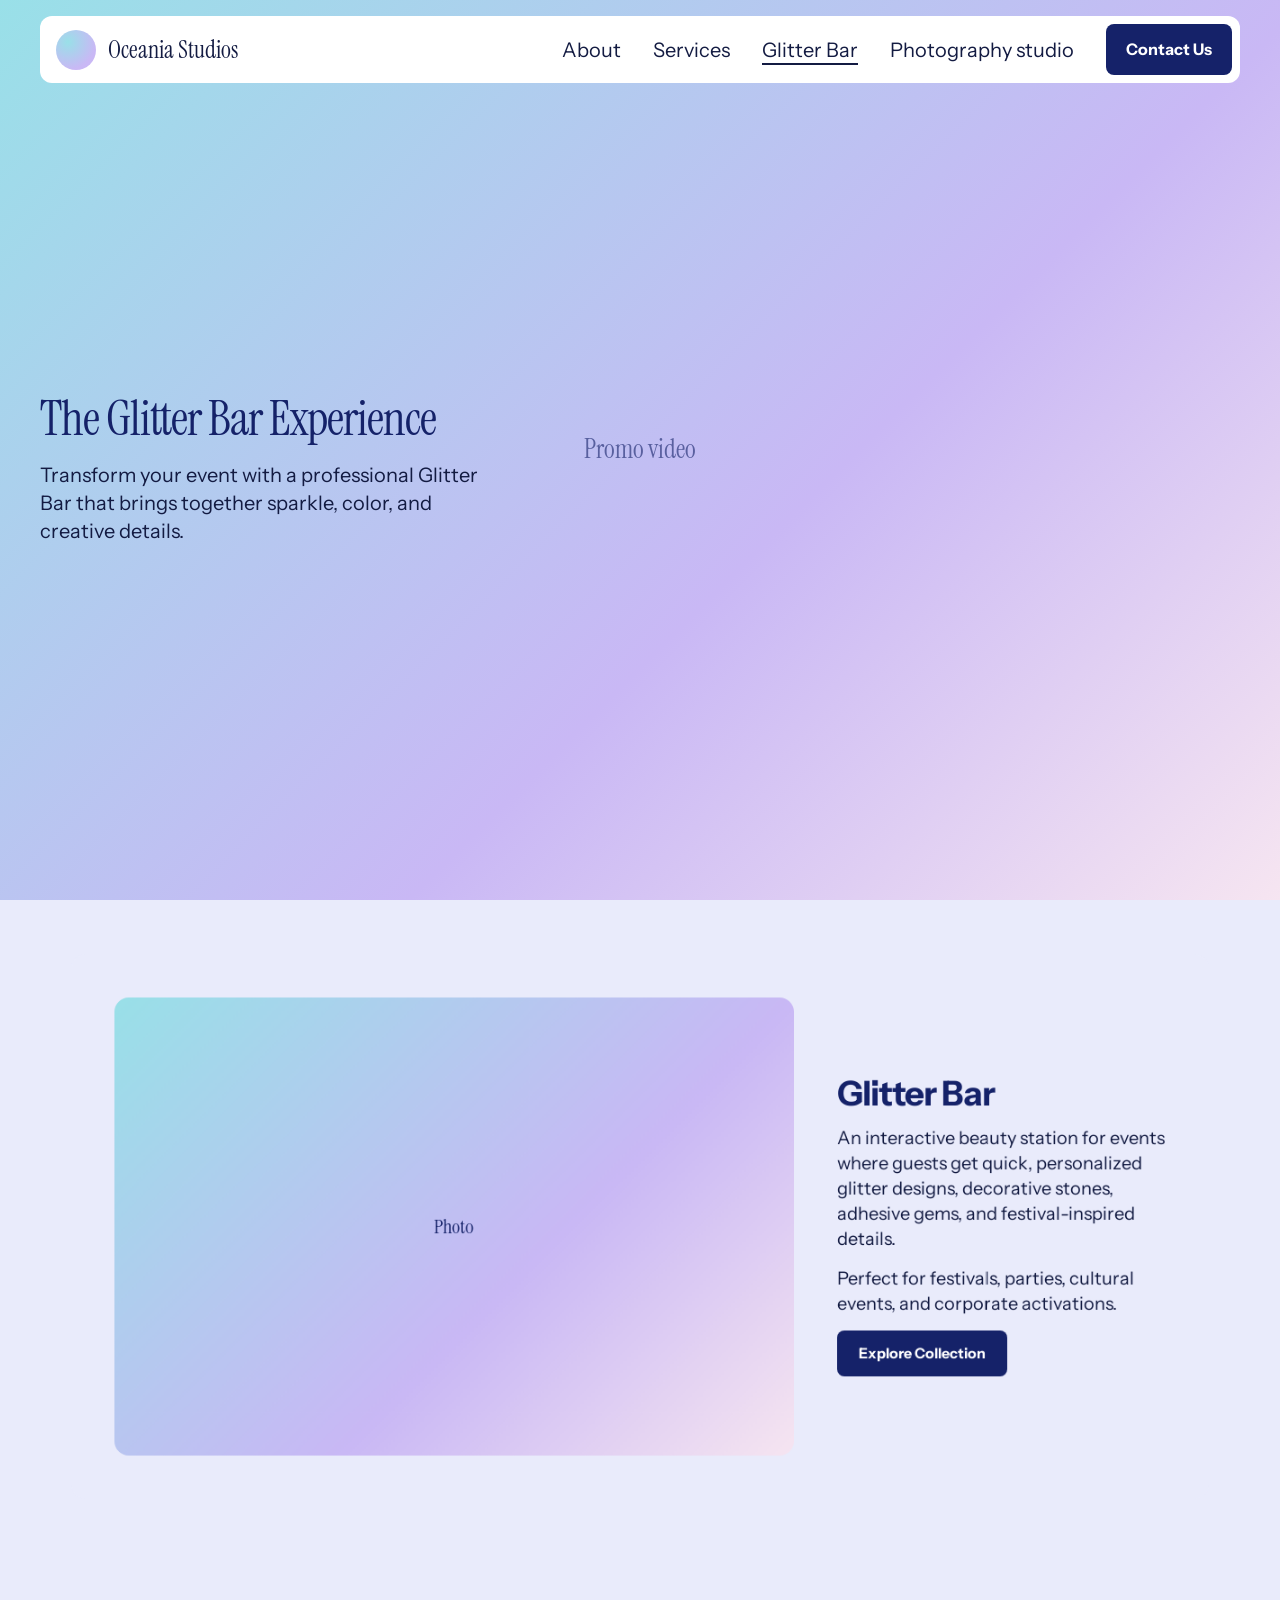
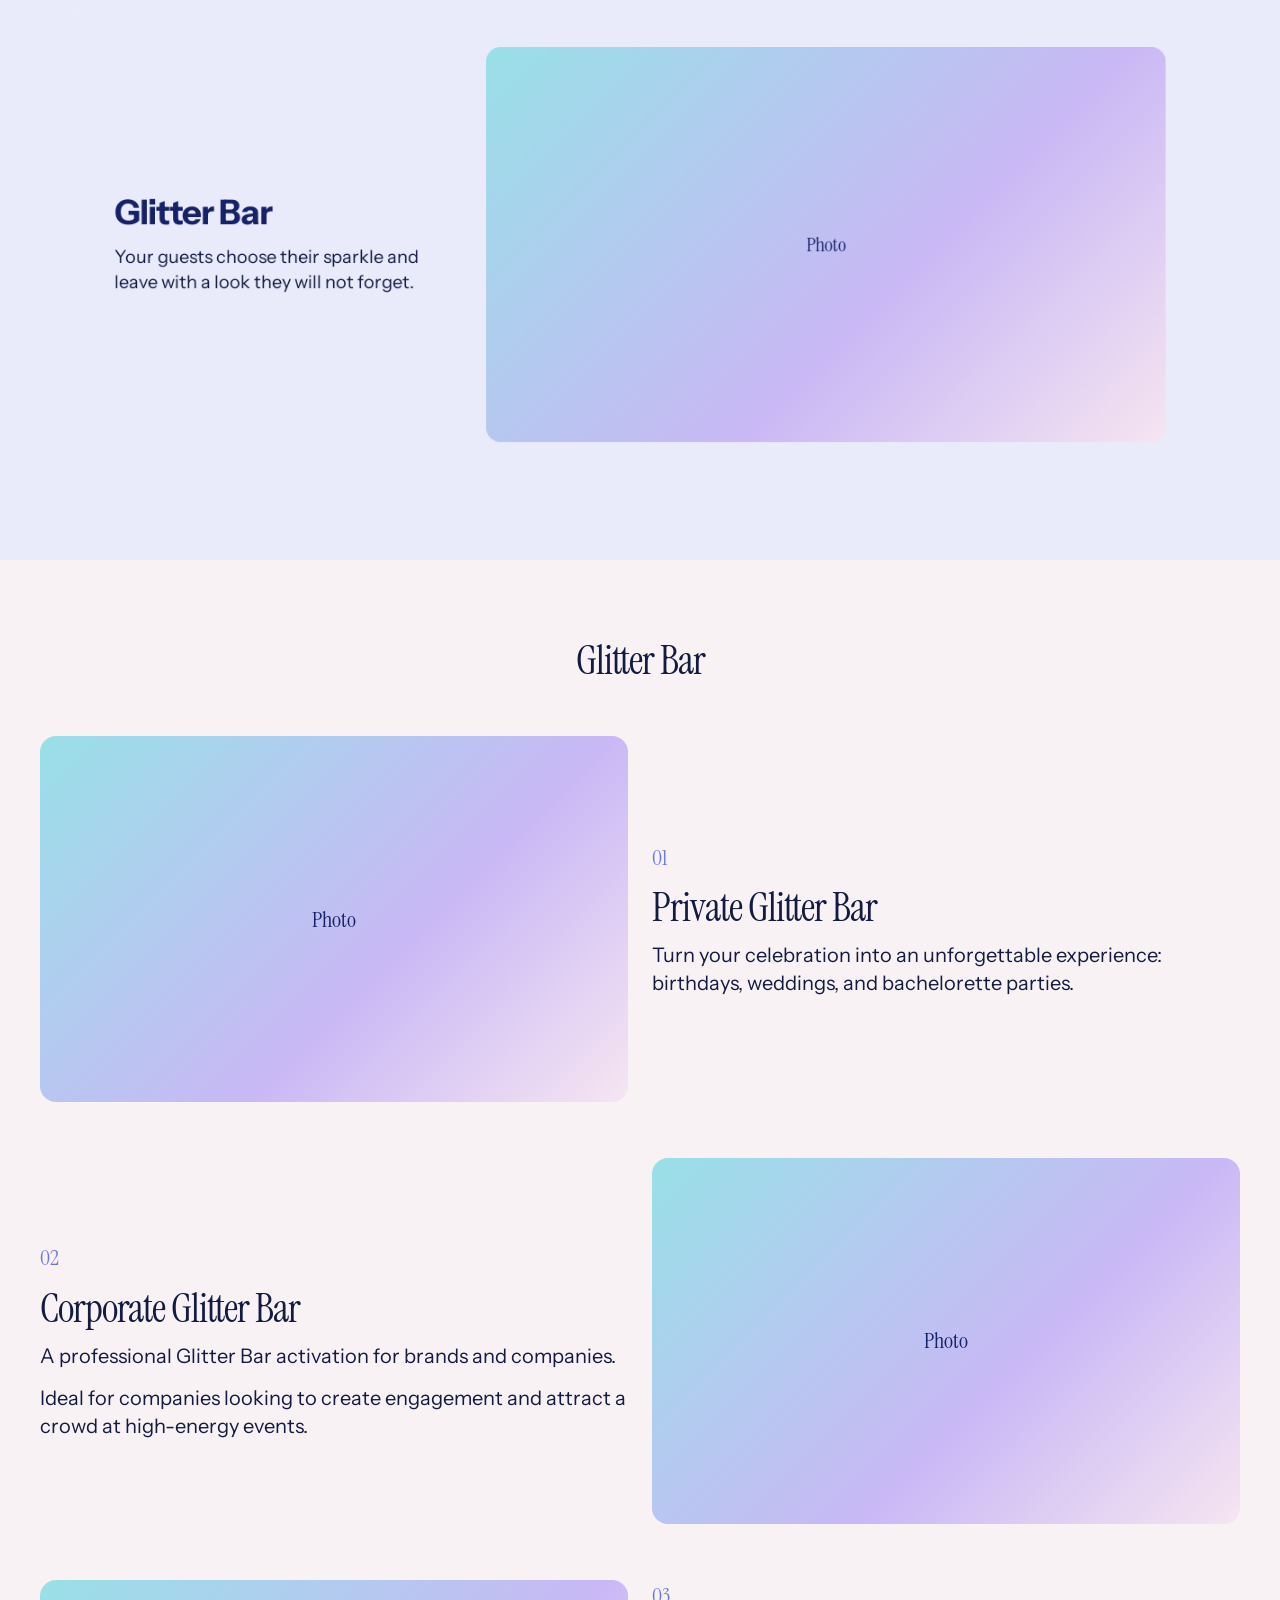
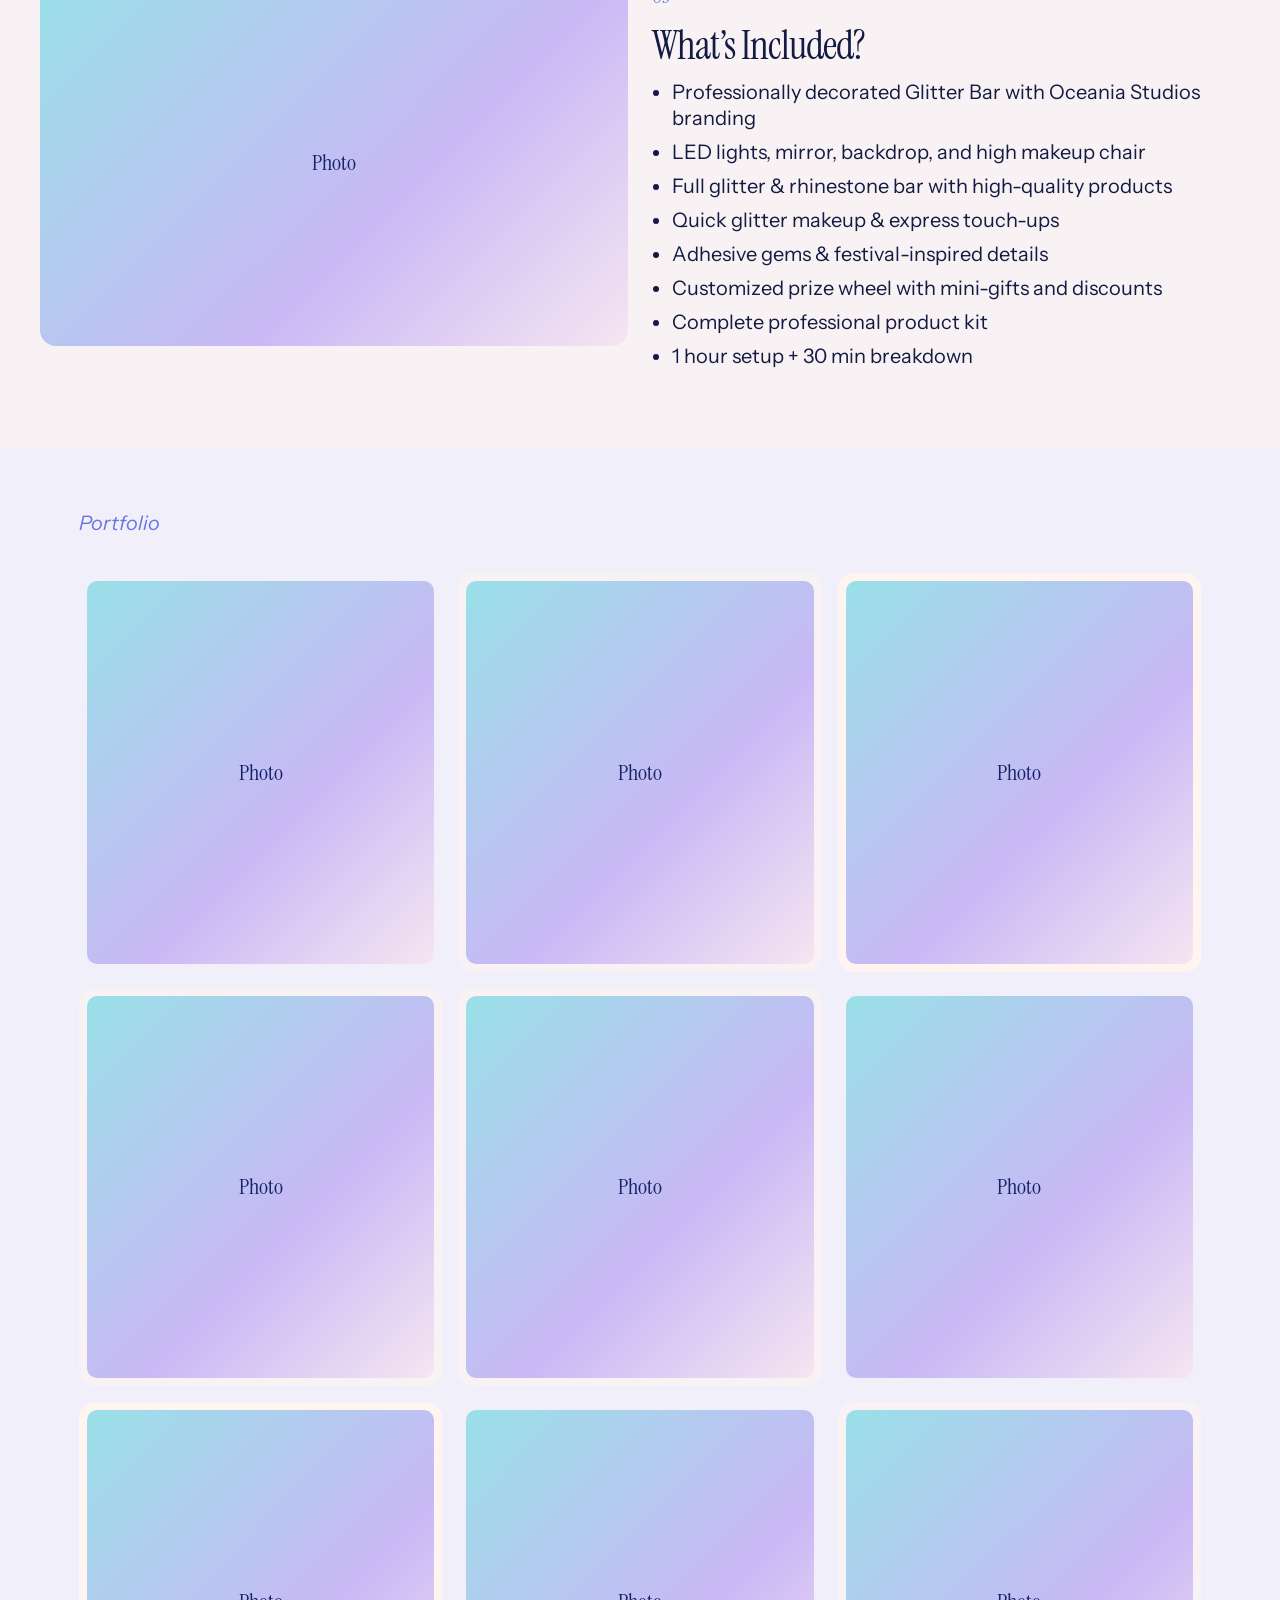
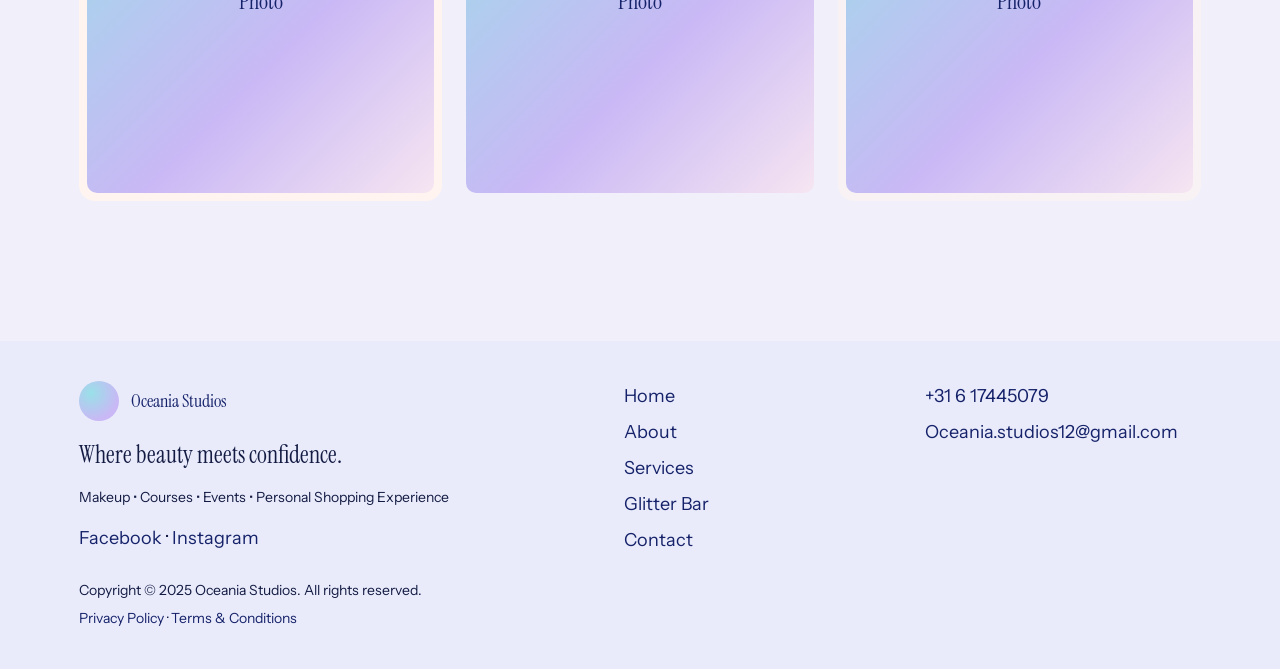
<file: glitter-bar.html>
<!doctype html>
<html lang="en">
<head>
  <meta charset="utf-8">
  <meta name="viewport" content="width=device-width, initial-scale=1">
  <title>Glitter Bar | Oceanía Studios</title>
  <meta name="description" content="Private and corporate Glitter Bar experiences for festivals, parties, weddings and brand events in the Netherlands.">
  <link rel="preconnect" href="https://fonts.googleapis.com">
  <link rel="preconnect" href="https://fonts.gstatic.com" crossorigin>
  <link href="https://fonts.googleapis.com/css2?family=Cormorant+Garamond:wght@400;500&family=Instrument+Sans:wght@400;500;600;700&family=Instrument+Serif:ital@0;1&display=swap" rel="stylesheet">
  <link rel="stylesheet" href="styles.css?v=2">
</head>
<body class="glitter">

  <a class="skip" href="#main">Skip to content</a>
  <header class="site-header">
    <div class="bar">
      <a class="brand" href="index.html" aria-label="Oceania Studios, home">
        <span class="brand-mark" aria-hidden="true"></span><span>Oceania Studios</span>
      </a>
      <button class="menu-toggle" type="button" aria-expanded="false" aria-controls="main-nav" aria-label="Open menu"><span></span><span></span></button>
      <nav id="main-nav" class="main-nav" aria-label="Main"><ul><li><a href="about.html">About</a></li><li><a href="services.html">Services</a></li><li><a href="glitter-bar.html" aria-current="page">Glitter Bar</a></li><li><a href="photography-studio.html">Photography studio</a></li><li><a class="button button-nav" href="contact.html">Contact Us</a></li></ul></nav>
    </div>
  </header>
  <main id="main">

    <section class="hero-video">
      <!-- TODO: add her promo video (autoplay, loop, muted):
           <video autoplay loop muted playsinline src="video.mp4"></video> -->
      <div class="video-ph" role="img" aria-label="Placeholder: promo video" data-label="Promo video"></div>
      <div class="hero-lockup"><h2 class="ap">The Glitter Bar Experience</h2>
        <p class="ap">Transform your event with a professional Glitter Bar that brings together sparkle, color, and creative details.</p></div>
    </section>

    <section class="banner">
      <div class="banner-wrap sc">
        <div class="banner-img"><div class="ph " role="img" aria-label="Placeholder: Photo" data-label="Photo" style="aspect-ratio:1078/727"></div></div>
        <div class="banner-copy"><h3 class="ap">Glitter Bar</h3>
          <p class="ap">An interactive beauty station for events where guests get quick, personalized glitter designs, decorative stones, adhesive gems, and festival-inspired details.</p>
          <p class="ap">Perfect for festivals, parties, cultural events, and corporate activations.</p>
          <div class="ap"><a class="button " href="#options">Explore Collection</a></div></div>
      </div>
    </section>

    <section class="banner">
      <div class="banner-wrap flip sc">
        <div class="banner-img"><div class="ph " role="img" aria-label="Placeholder: Photo" data-label="Photo" style="aspect-ratio:1274/742"></div></div>
        <div class="banner-copy"><h3 class="ap">Glitter Bar</h3>
          <p class="ap">Your guests choose their sparkle and leave with a look they will not forget.</p></div>
      </div>
    </section>

    <section class="options" id="options">
      <div class="options-inner">
        <h3 class="ap center">Glitter Bar</h3>
        <div class="opt-grid">
          <div class="opt-img ap"><div class="ph " role="img" aria-label="Placeholder: Photo" data-label="Photo" style="aspect-ratio:659/410"></div></div>
          <div class="opt-text ap"><span class="num">01</span><h3>Private Glitter Bar</h3>
            <p>Turn your celebration into an unforgettable experience: birthdays, weddings, and bachelorette parties.</p></div>
          <div class="opt-text ap"><span class="num">02</span><h3>Corporate Glitter Bar</h3>
            <p>A professional Glitter Bar activation for brands and companies.</p>
            <p>Ideal for companies looking to create engagement and attract a crowd at high-energy events.</p></div>
          <div class="opt-img ap"><div class="ph " role="img" aria-label="Placeholder: Photo" data-label="Photo" style="aspect-ratio:659/410"></div></div>
          <div class="opt-img ap"><div class="ph " role="img" aria-label="Placeholder: Photo" data-label="Photo" style="aspect-ratio:659/410"></div></div>
          <div class="opt-text ap"><span class="num">03</span><h3>What’s Included?</h3><ul class="incl"><li>Professionally decorated Glitter Bar with Oceania Studios branding</li><li>LED lights, mirror, backdrop, and high makeup chair</li><li>Full glitter &amp; rhinestone bar with high-quality products</li><li>Quick glitter makeup &amp; express touch-ups</li><li>Adhesive gems &amp; festival-inspired details</li><li>Customized prize wheel with mini-gifts and discounts</li><li>Complete professional product kit</li><li>1 hour setup + 30 min breakdown</li></ul></div>
        </div>
      </div>
    </section>

    <section class="portfolio-light">
      <div class="title-block left"><p class="eyebrow ap ">Portfolio</p></div>
      <ul class="gallery"><li class="tile t1 ap"><div class="ph " role="img" aria-label="Placeholder: Photo" data-label="Photo" style="aspect-ratio:327/360"></div></li><li class="tile t2 ap"><div class="ph " role="img" aria-label="Placeholder: Photo" data-label="Photo" style="aspect-ratio:327/360"></div></li><li class="tile t3 ap"><div class="ph " role="img" aria-label="Placeholder: Photo" data-label="Photo" style="aspect-ratio:327/360"></div></li><li class="tile t2 ap"><div class="ph " role="img" aria-label="Placeholder: Photo" data-label="Photo" style="aspect-ratio:327/360"></div></li><li class="tile t2 ap"><div class="ph " role="img" aria-label="Placeholder: Photo" data-label="Photo" style="aspect-ratio:327/360"></div></li><li class="tile t1 ap"><div class="ph " role="img" aria-label="Placeholder: Photo" data-label="Photo" style="aspect-ratio:327/360"></div></li><li class="tile t3 ap"><div class="ph " role="img" aria-label="Placeholder: Photo" data-label="Photo" style="aspect-ratio:327/360"></div></li><li class="tile t1 ap"><div class="ph " role="img" aria-label="Placeholder: Photo" data-label="Photo" style="aspect-ratio:327/360"></div></li><li class="tile t2 ap"><div class="ph " role="img" aria-label="Placeholder: Photo" data-label="Photo" style="aspect-ratio:327/360"></div></li></ul>
    </section>
  </main>

  <footer class="site-footer">
    <div class="footer-inner">
      <div class="footer-brand">
        <a class="brand" href="index.html"><span class="brand-mark" aria-hidden="true"></span><span>Oceania Studios</span></a>
        <p class="tagline">Where beauty meets confidence.</p>
        <p class="small">Makeup • Courses • Events • Personal Shopping Experience</p>
        <!-- TODO: replace with her real Instagram and Facebook profile URLs -->
        <p class="social"><a href="https://linktr.ee/oceania.studios">Facebook</a> · <a href="https://linktr.ee/oceania.studios">Instagram</a></p>
      </div>
      <nav class="footer-menu" aria-label="Footer"><ul>
        <li><a href="index.html">Home</a></li><li><a href="about.html">About</a></li>
        <li><a href="services.html">Services</a></li><li><a href="glitter-bar.html">Glitter Bar</a></li>
        <li><a href="contact.html">Contact</a></li></ul></nav>
      <div class="footer-contact">
        <p><a href="tel:+31617445079">+31 6 17445079</a></p>
        <p><a href="mailto:Oceania.studios12@gmail.com">Oceania.studios12@gmail.com</a></p>
      </div>
      <div class="footer-legal">
        <p class="small">Copyright © 2025 Oceania Studios. All rights reserved.</p>
        <p class="small"><a href="privacy-policy.html">Privacy Policy</a> · <a href="terms-conditions.html">Terms &amp; Conditions</a></p>
      </div>
    </div>
  </footer>
  <script src="script.js?v=2"></script>
</body>
</html>
</file>
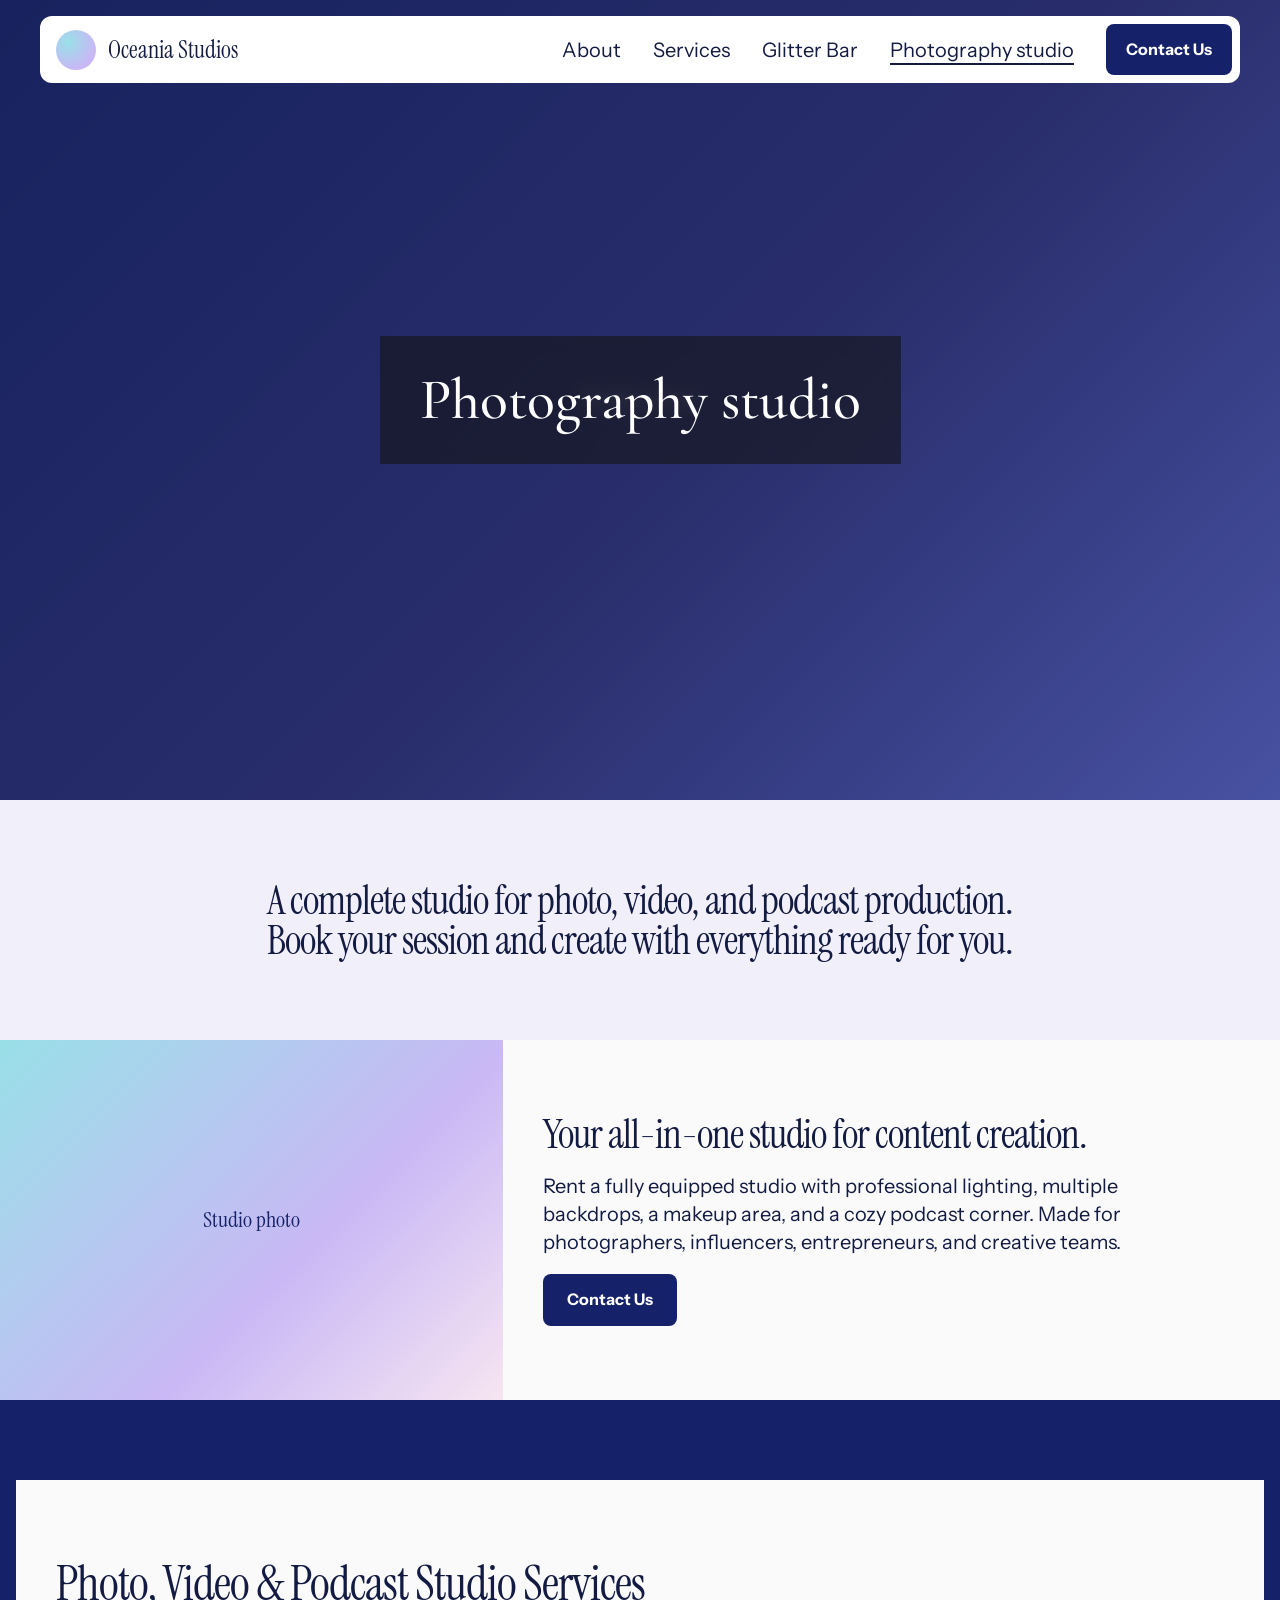
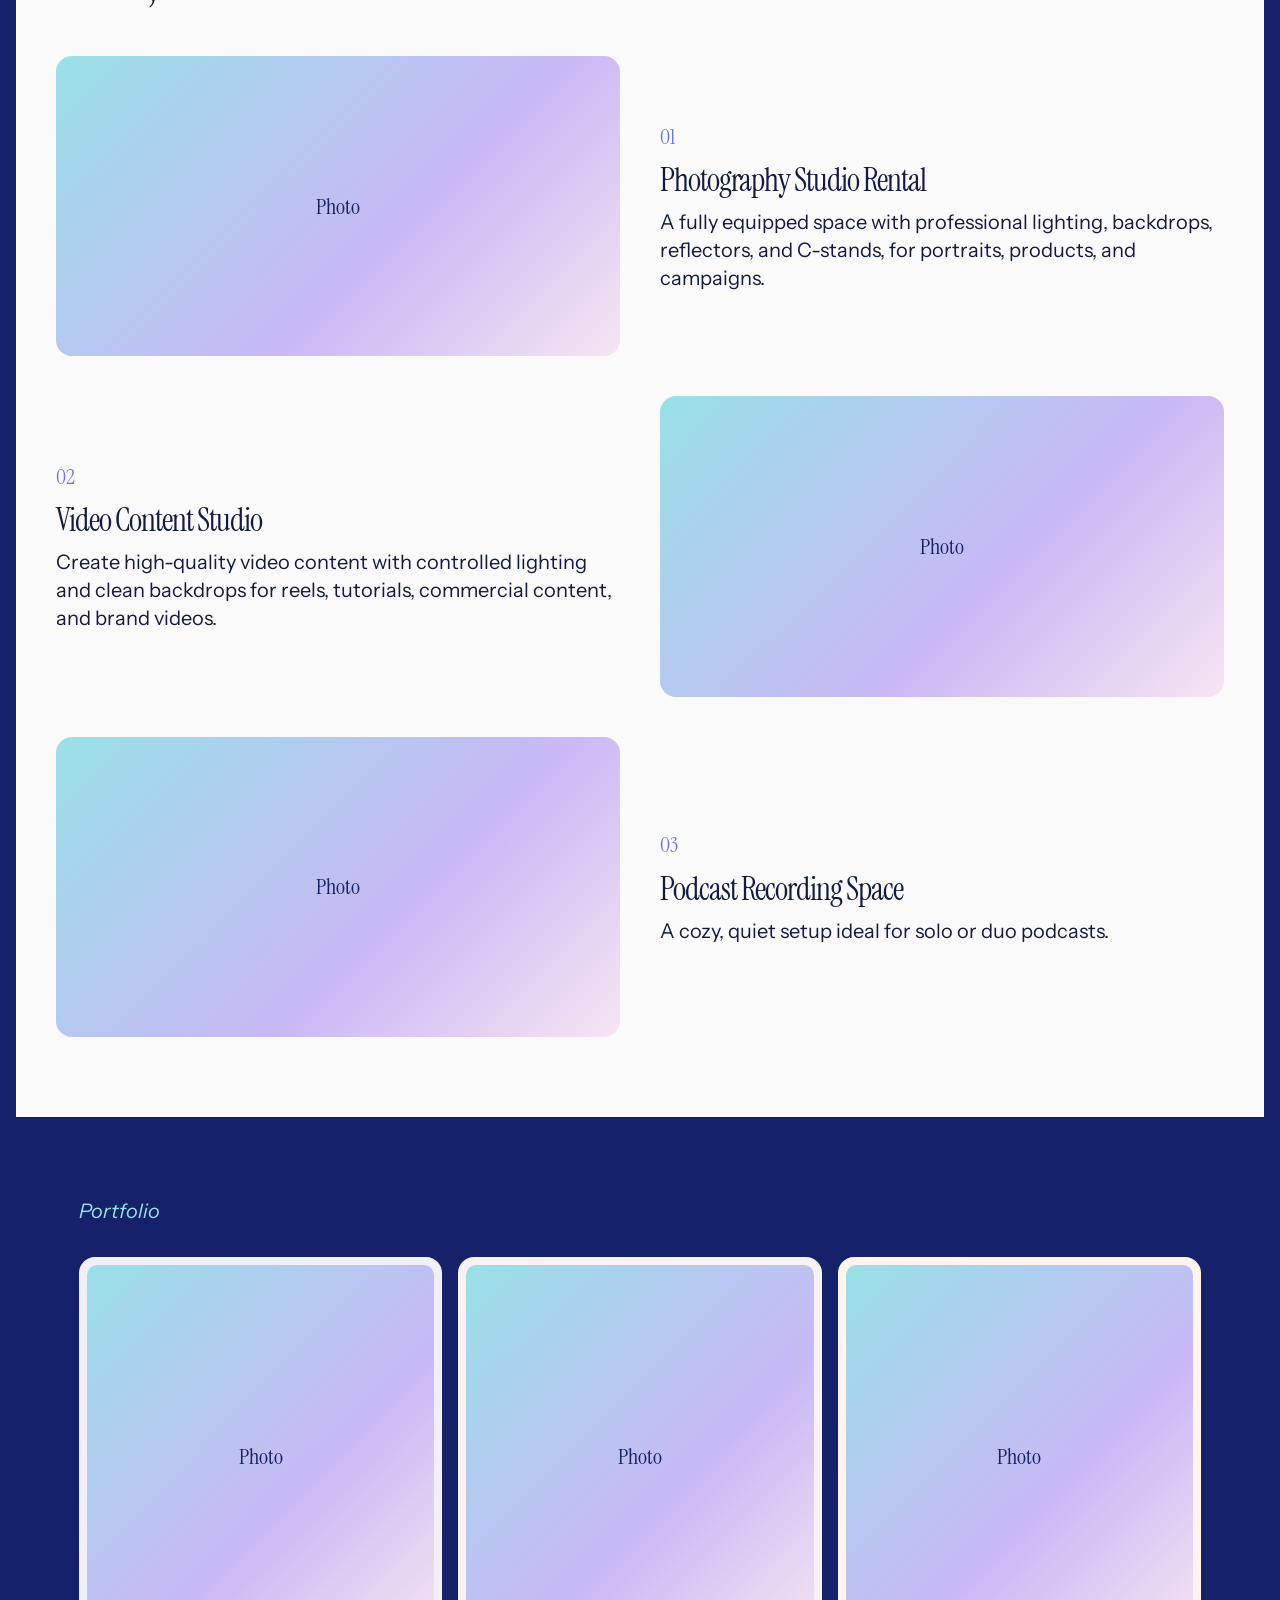
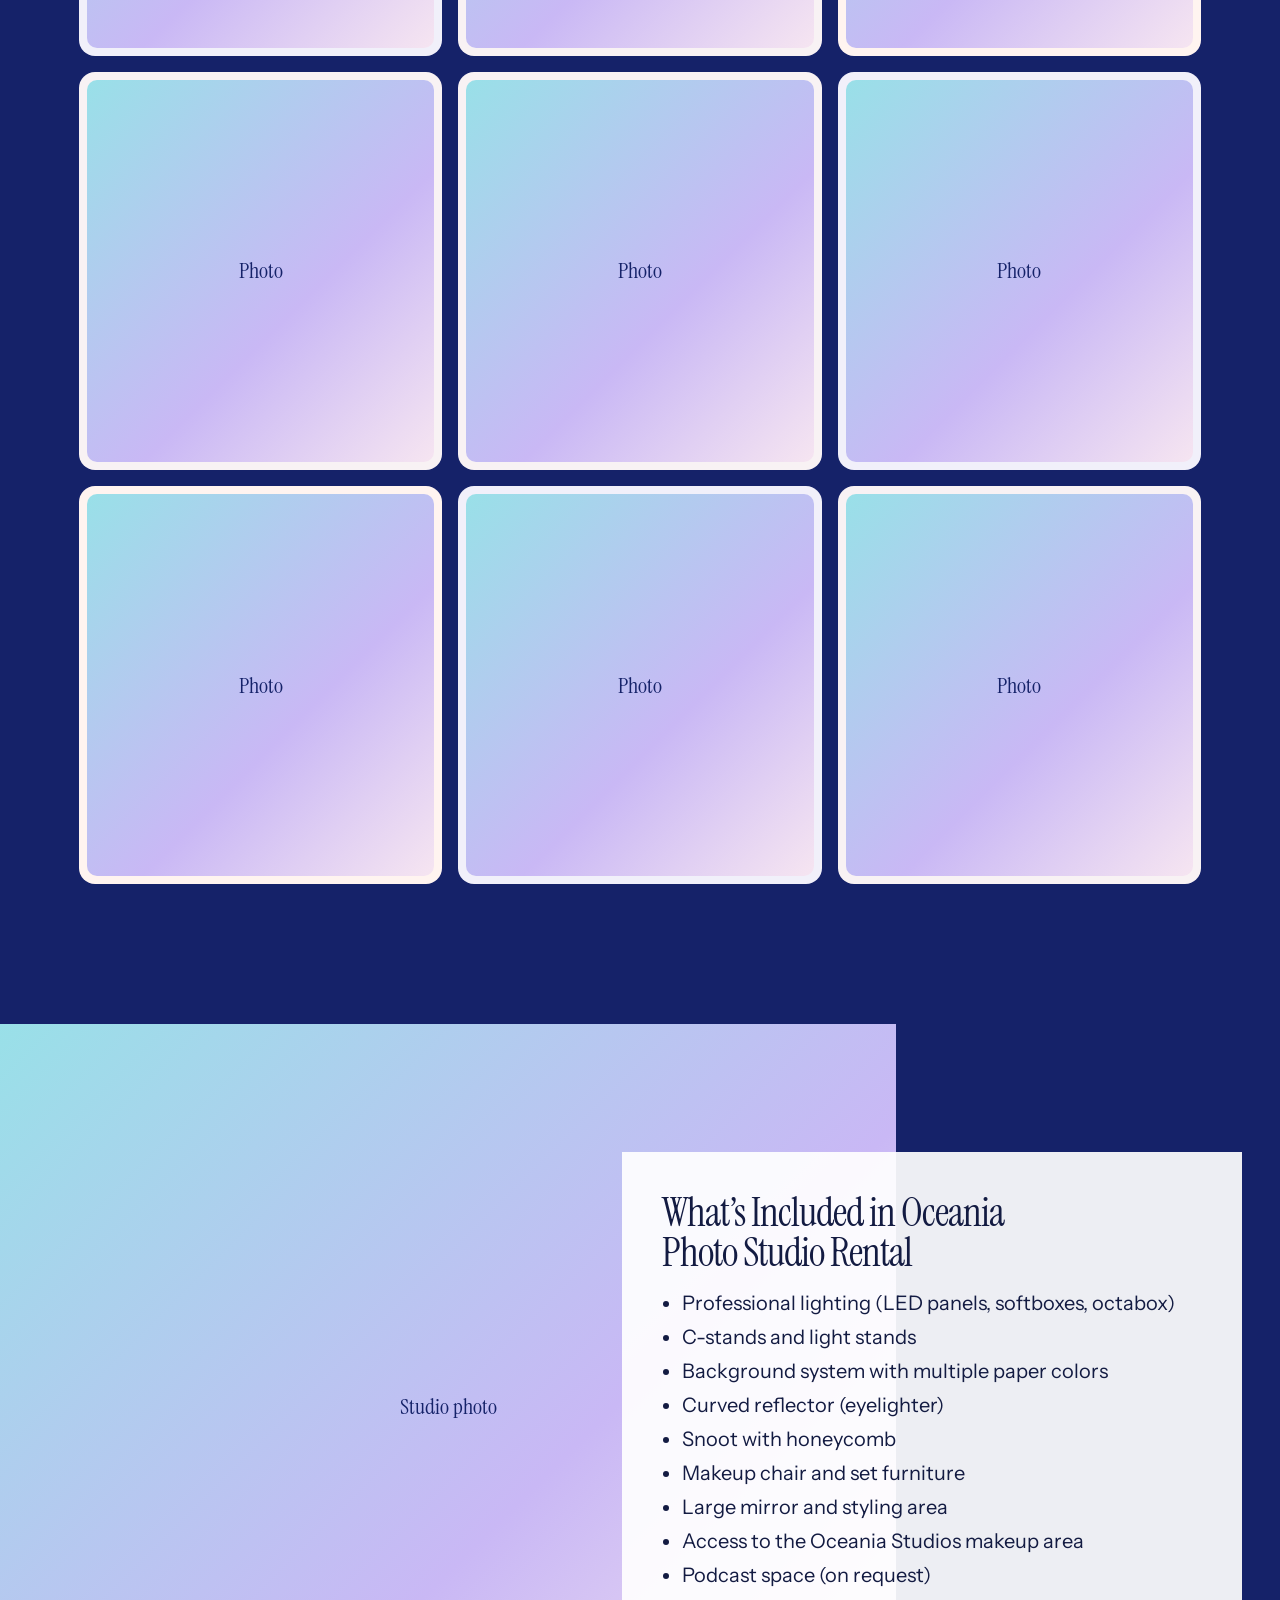
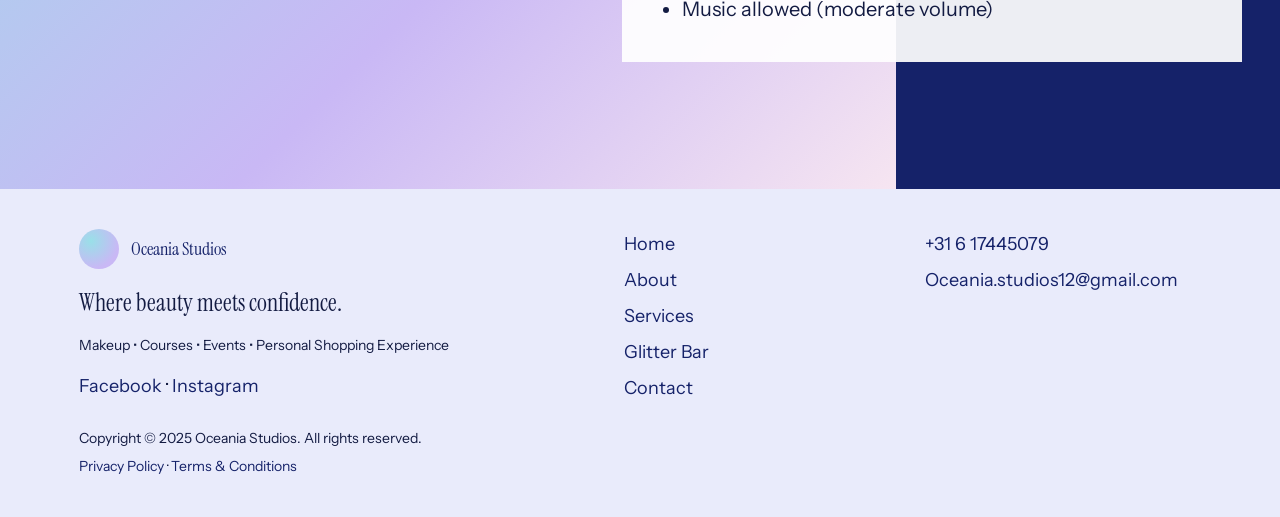
<file: photography-studio.html>
<!doctype html>
<html lang="en">
<head>
  <meta charset="utf-8">
  <meta name="viewport" content="width=device-width, initial-scale=1">
  <title>Photography studio | Oceanía Studios</title>
  <meta name="description" content="Rent a fully equipped photo, video and podcast studio with professional lighting and a makeup area in the Netherlands.">
  <link rel="preconnect" href="https://fonts.googleapis.com">
  <link rel="preconnect" href="https://fonts.gstatic.com" crossorigin>
  <link href="https://fonts.googleapis.com/css2?family=Cormorant+Garamond:wght@400;500&family=Instrument+Sans:wght@400;500;600;700&family=Instrument+Serif:ital@0;1&display=swap" rel="stylesheet">
  <link rel="stylesheet" href="styles.css?v=2">
</head>
<body class="photo">

  <a class="skip" href="#main">Skip to content</a>
  <header class="site-header">
    <div class="bar">
      <a class="brand" href="index.html" aria-label="Oceania Studios, home">
        <span class="brand-mark" aria-hidden="true"></span><span>Oceania Studios</span>
      </a>
      <button class="menu-toggle" type="button" aria-expanded="false" aria-controls="main-nav" aria-label="Open menu"><span></span><span></span></button>
      <nav id="main-nav" class="main-nav" aria-label="Main"><ul><li><a href="about.html">About</a></li><li><a href="services.html">Services</a></li><li><a href="glitter-bar.html">Glitter Bar</a></li><li><a href="photography-studio.html" aria-current="page">Photography studio</a></li><li><a class="button button-nav" href="contact.html">Contact Us</a></li></ul></nav>
    </div>
  </header>
  <main id="main">

    <section class="hero-photo-full">
      <div class="photo-bg" role="img" aria-label="Placeholder: studio photo" data-label="Studio photo"></div>
      <div class="photo-overlay"></div>
      <div class="blur-box"><h1 class="ap">Photography studio</h1></div>
    </section>

    <section class="lav-band">
      <h3 class="ap">A complete studio for photo, video, and podcast production. Book your session and create with everything ready for you.</h3>
    </section>

    <section class="intro-split">
      <div class="is-photo ap"><div class="ph " role="img" aria-label="Placeholder: Studio photo" data-label="Studio photo" style="aspect-ratio:560/360"></div></div>
      <div class="is-text ap"><h3>Your all-in-one studio for content creation.</h3>
        <p>Rent a fully equipped studio with professional lighting, multiple backdrops, a makeup area, and a cozy podcast corner. Made for photographers, influencers, entrepreneurs, and creative teams.</p>
        <div><a class="button " href="contact.html">Contact Us</a></div></div>
    </section>

    <section class="featured">
      <div class="packages">
        <div class="title-block left"><h2 class="ap">Photo, Video &amp; Podcast Studio Services</h2></div>

        <article class="p-row ap">
          <div class="p-img"><div class="ph " role="img" aria-label="Placeholder: Photo" data-label="Photo" style="aspect-ratio:627/334"></div></div>
          <div class="p-text"><span class="num">01</span><h4>Photography Studio Rental</h4><p>A fully equipped space with professional lighting, backdrops, reflectors, and C-stands, for portraits, products, and campaigns.</p></div>
        </article>

        <article class="p-row flip ap">
          <div class="p-img"><div class="ph " role="img" aria-label="Placeholder: Photo" data-label="Photo" style="aspect-ratio:627/334"></div></div>
          <div class="p-text"><span class="num">02</span><h4>Video Content Studio</h4><p>Create high-quality video content with controlled lighting and clean backdrops for reels, tutorials, commercial content, and brand videos.</p></div>
        </article>

        <article class="p-row ap">
          <div class="p-img"><div class="ph " role="img" aria-label="Placeholder: Photo" data-label="Photo" style="aspect-ratio:627/334"></div></div>
          <div class="p-text"><span class="num">03</span><h4>Podcast Recording Space</h4><p>A cozy, quiet setup ideal for solo or duo podcasts.</p></div>
        </article>
      </div>

      <div class="portfolio-navy">
        <div class="title-block left"><p class="eyebrow ap on-dark">Portfolio</p></div>
        <ul class="gallery"><li class="tile t1 ap"><div class="ph " role="img" aria-label="Placeholder: Photo" data-label="Photo" style="aspect-ratio:327/360"></div></li><li class="tile t2 ap"><div class="ph " role="img" aria-label="Placeholder: Photo" data-label="Photo" style="aspect-ratio:327/360"></div></li><li class="tile t3 ap"><div class="ph " role="img" aria-label="Placeholder: Photo" data-label="Photo" style="aspect-ratio:327/360"></div></li><li class="tile t2 ap"><div class="ph " role="img" aria-label="Placeholder: Photo" data-label="Photo" style="aspect-ratio:327/360"></div></li><li class="tile t2 ap"><div class="ph " role="img" aria-label="Placeholder: Photo" data-label="Photo" style="aspect-ratio:327/360"></div></li><li class="tile t1 ap"><div class="ph " role="img" aria-label="Placeholder: Photo" data-label="Photo" style="aspect-ratio:327/360"></div></li><li class="tile t3 ap"><div class="ph " role="img" aria-label="Placeholder: Photo" data-label="Photo" style="aspect-ratio:327/360"></div></li><li class="tile t1 ap"><div class="ph " role="img" aria-label="Placeholder: Photo" data-label="Photo" style="aspect-ratio:327/360"></div></li><li class="tile t2 ap"><div class="ph " role="img" aria-label="Placeholder: Photo" data-label="Photo" style="aspect-ratio:327/360"></div></li></ul>
      </div>
    </section>

    <section class="bridal">
      <div class="bridal-photo"><div class="ph " role="img" aria-label="Placeholder: Studio photo" data-label="Studio photo" style="aspect-ratio:997/850"></div></div>
      <div class="bridal-strip"></div>
      <div class="bridal-box ap"><h3>What’s Included in Oceania Photo Studio Rental</h3>
        <ul class="incl"><li>Professional lighting (LED panels, softboxes, octabox)</li><li>C-stands and light stands</li><li>Background system with multiple paper colors</li><li>Curved reflector (eyelighter)</li><li>Snoot with honeycomb</li><li>Makeup chair and set furniture</li><li>Large mirror and styling area</li><li>Access to the Oceania Studios makeup area</li><li>Podcast space (on request)</li><li>Music allowed (moderate volume)</li></ul></div>
    </section>
  </main>

  <footer class="site-footer">
    <div class="footer-inner">
      <div class="footer-brand">
        <a class="brand" href="index.html"><span class="brand-mark" aria-hidden="true"></span><span>Oceania Studios</span></a>
        <p class="tagline">Where beauty meets confidence.</p>
        <p class="small">Makeup • Courses • Events • Personal Shopping Experience</p>
        <!-- TODO: replace with her real Instagram and Facebook profile URLs -->
        <p class="social"><a href="https://linktr.ee/oceania.studios">Facebook</a> · <a href="https://linktr.ee/oceania.studios">Instagram</a></p>
      </div>
      <nav class="footer-menu" aria-label="Footer"><ul>
        <li><a href="index.html">Home</a></li><li><a href="about.html">About</a></li>
        <li><a href="services.html">Services</a></li><li><a href="glitter-bar.html">Glitter Bar</a></li>
        <li><a href="contact.html">Contact</a></li></ul></nav>
      <div class="footer-contact">
        <p><a href="tel:+31617445079">+31 6 17445079</a></p>
        <p><a href="mailto:Oceania.studios12@gmail.com">Oceania.studios12@gmail.com</a></p>
      </div>
      <div class="footer-legal">
        <p class="small">Copyright © 2025 Oceania Studios. All rights reserved.</p>
        <p class="small"><a href="privacy-policy.html">Privacy Policy</a> · <a href="terms-conditions.html">Terms &amp; Conditions</a></p>
      </div>
    </div>
  </footer>
  <script src="script.js?v=2"></script>
</body>
</html>
</file>
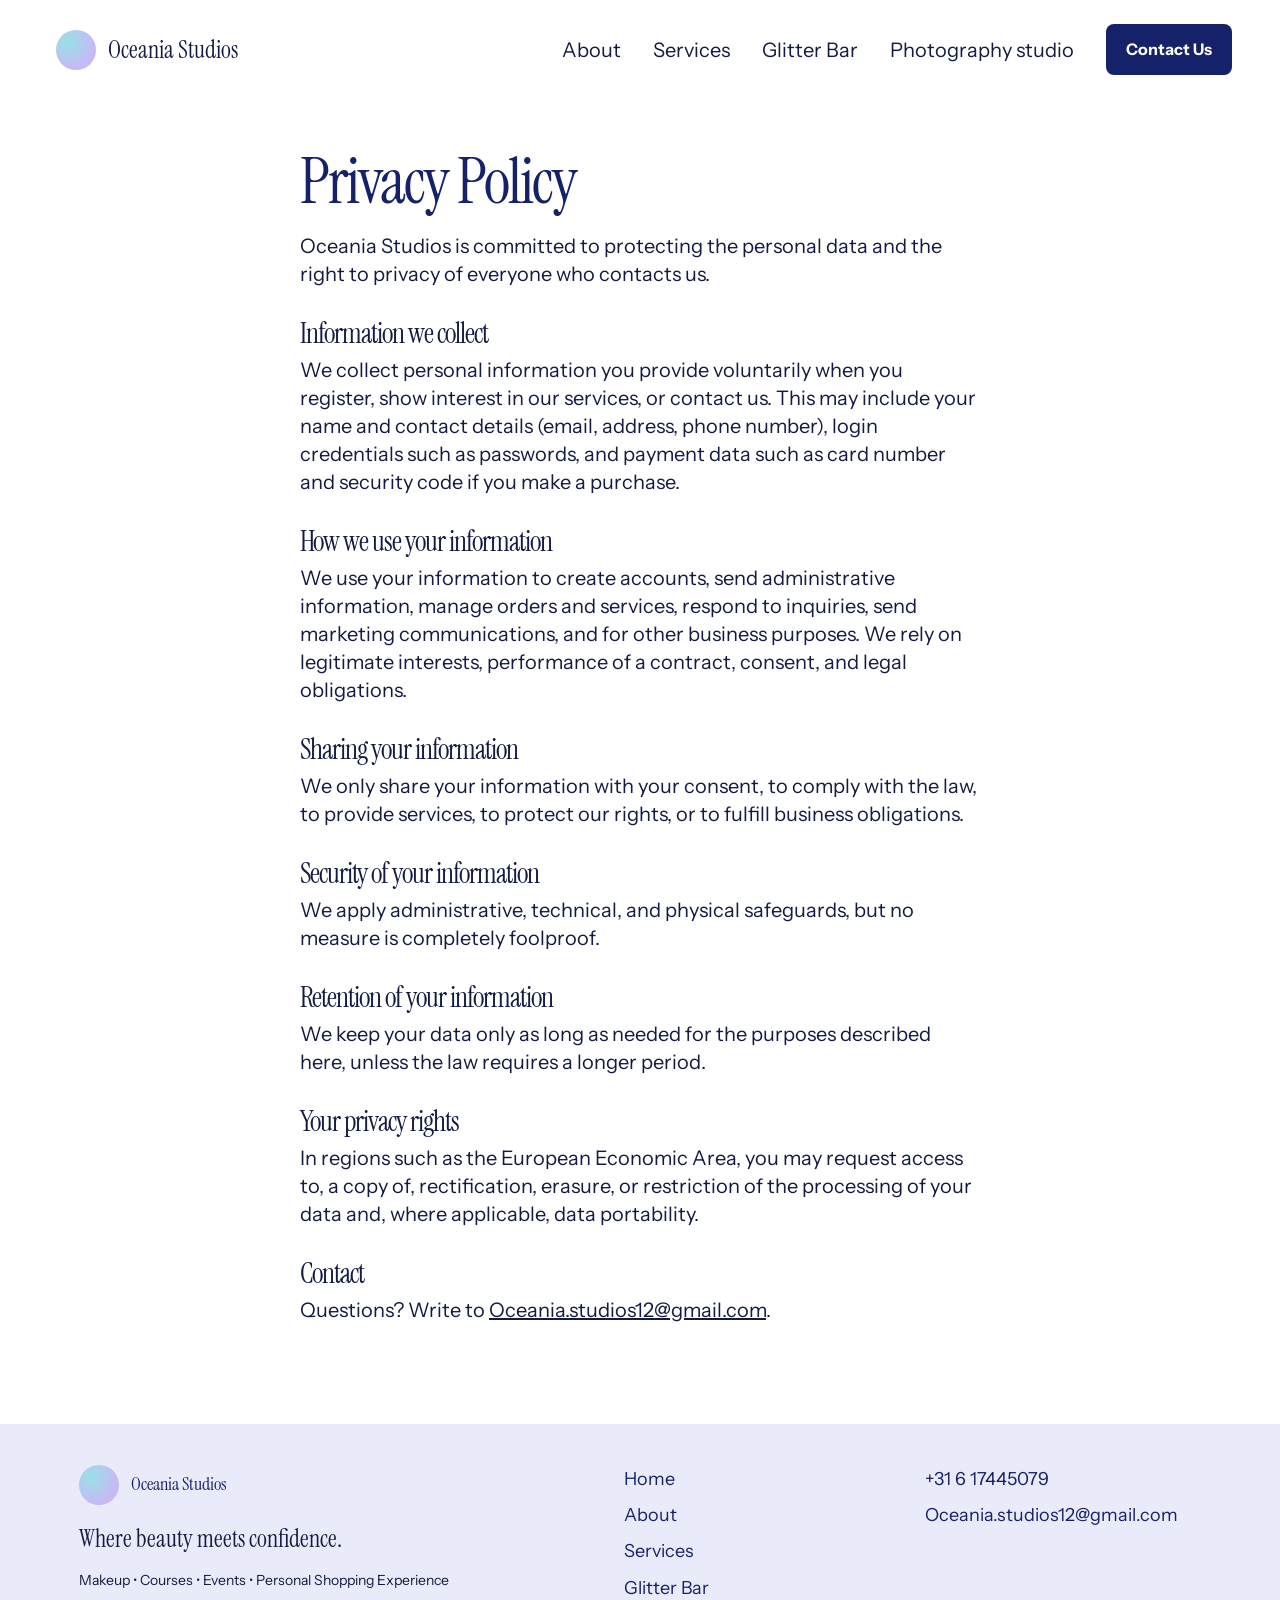
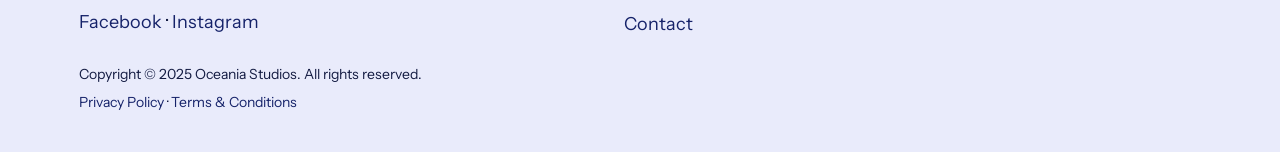
<file: privacy-policy.html>
<!doctype html>
<html lang="en">
<head>
  <meta charset="utf-8">
  <meta name="viewport" content="width=device-width, initial-scale=1">
  <title>Privacy Policy | Oceanía Studios</title>
  <meta name="description" content="How Oceanía Studios collects, uses and protects your personal data.">
  <link rel="preconnect" href="https://fonts.googleapis.com">
  <link rel="preconnect" href="https://fonts.gstatic.com" crossorigin>
  <link href="https://fonts.googleapis.com/css2?family=Cormorant+Garamond:wght@400;500&family=Instrument+Sans:wght@400;500;600;700&family=Instrument+Serif:ital@0;1&display=swap" rel="stylesheet">
  <link rel="stylesheet" href="styles.css?v=2">
</head>
<body class="legal-page">

  <a class="skip" href="#main">Skip to content</a>
  <header class="site-header">
    <div class="bar">
      <a class="brand" href="index.html" aria-label="Oceania Studios, home">
        <span class="brand-mark" aria-hidden="true"></span><span>Oceania Studios</span>
      </a>
      <button class="menu-toggle" type="button" aria-expanded="false" aria-controls="main-nav" aria-label="Open menu"><span></span><span></span></button>
      <nav id="main-nav" class="main-nav" aria-label="Main"><ul><li><a href="about.html">About</a></li><li><a href="services.html">Services</a></li><li><a href="glitter-bar.html">Glitter Bar</a></li><li><a href="photography-studio.html">Photography studio</a></li><li><a class="button button-nav" href="contact.html">Contact Us</a></li></ul></nav>
    </div>
  </header>
  <main id="main">

    <article class="legal">
      <h1>Privacy Policy</h1>
      <!-- TODO: summarized from the Framer page; paste her exact wording before launch -->
      <p class="lead">Oceania Studios is committed to protecting the personal data and the right to privacy of everyone who contacts us.</p>
      <h2>Information we collect</h2>
      <p>We collect personal information you provide voluntarily when you register, show interest in our services, or contact us. This may include your name and contact details (email, address, phone number), login credentials such as passwords, and payment data such as card number and security code if you make a purchase.</p>
      <h2>How we use your information</h2>
      <p>We use your information to create accounts, send administrative information, manage orders and services, respond to inquiries, send marketing communications, and for other business purposes. We rely on legitimate interests, performance of a contract, consent, and legal obligations.</p>
      <h2>Sharing your information</h2>
      <p>We only share your information with your consent, to comply with the law, to provide services, to protect our rights, or to fulfill business obligations.</p>
      <h2>Security of your information</h2>
      <p>We apply administrative, technical, and physical safeguards, but no measure is completely foolproof.</p>
      <h2>Retention of your information</h2>
      <p>We keep your data only as long as needed for the purposes described here, unless the law requires a longer period.</p>
      <h2>Your privacy rights</h2>
      <p>In regions such as the European Economic Area, you may request access to, a copy of, rectification, erasure, or restriction of the processing of your data and, where applicable, data portability.</p>
      <h2>Contact</h2>
      <p>Questions? Write to <a href="mailto:Oceania.studios12@gmail.com">Oceania.studios12@gmail.com</a>.</p>
    </article>
  </main>

  <footer class="site-footer">
    <div class="footer-inner">
      <div class="footer-brand">
        <a class="brand" href="index.html"><span class="brand-mark" aria-hidden="true"></span><span>Oceania Studios</span></a>
        <p class="tagline">Where beauty meets confidence.</p>
        <p class="small">Makeup • Courses • Events • Personal Shopping Experience</p>
        <!-- TODO: replace with her real Instagram and Facebook profile URLs -->
        <p class="social"><a href="https://linktr.ee/oceania.studios">Facebook</a> · <a href="https://linktr.ee/oceania.studios">Instagram</a></p>
      </div>
      <nav class="footer-menu" aria-label="Footer"><ul>
        <li><a href="index.html">Home</a></li><li><a href="about.html">About</a></li>
        <li><a href="services.html">Services</a></li><li><a href="glitter-bar.html">Glitter Bar</a></li>
        <li><a href="contact.html">Contact</a></li></ul></nav>
      <div class="footer-contact">
        <p><a href="tel:+31617445079">+31 6 17445079</a></p>
        <p><a href="mailto:Oceania.studios12@gmail.com">Oceania.studios12@gmail.com</a></p>
      </div>
      <div class="footer-legal">
        <p class="small">Copyright © 2025 Oceania Studios. All rights reserved.</p>
        <p class="small"><a href="privacy-policy.html">Privacy Policy</a> · <a href="terms-conditions.html">Terms &amp; Conditions</a></p>
      </div>
    </div>
  </footer>
  <script src="script.js?v=2"></script>
</body>
</html>
</file>
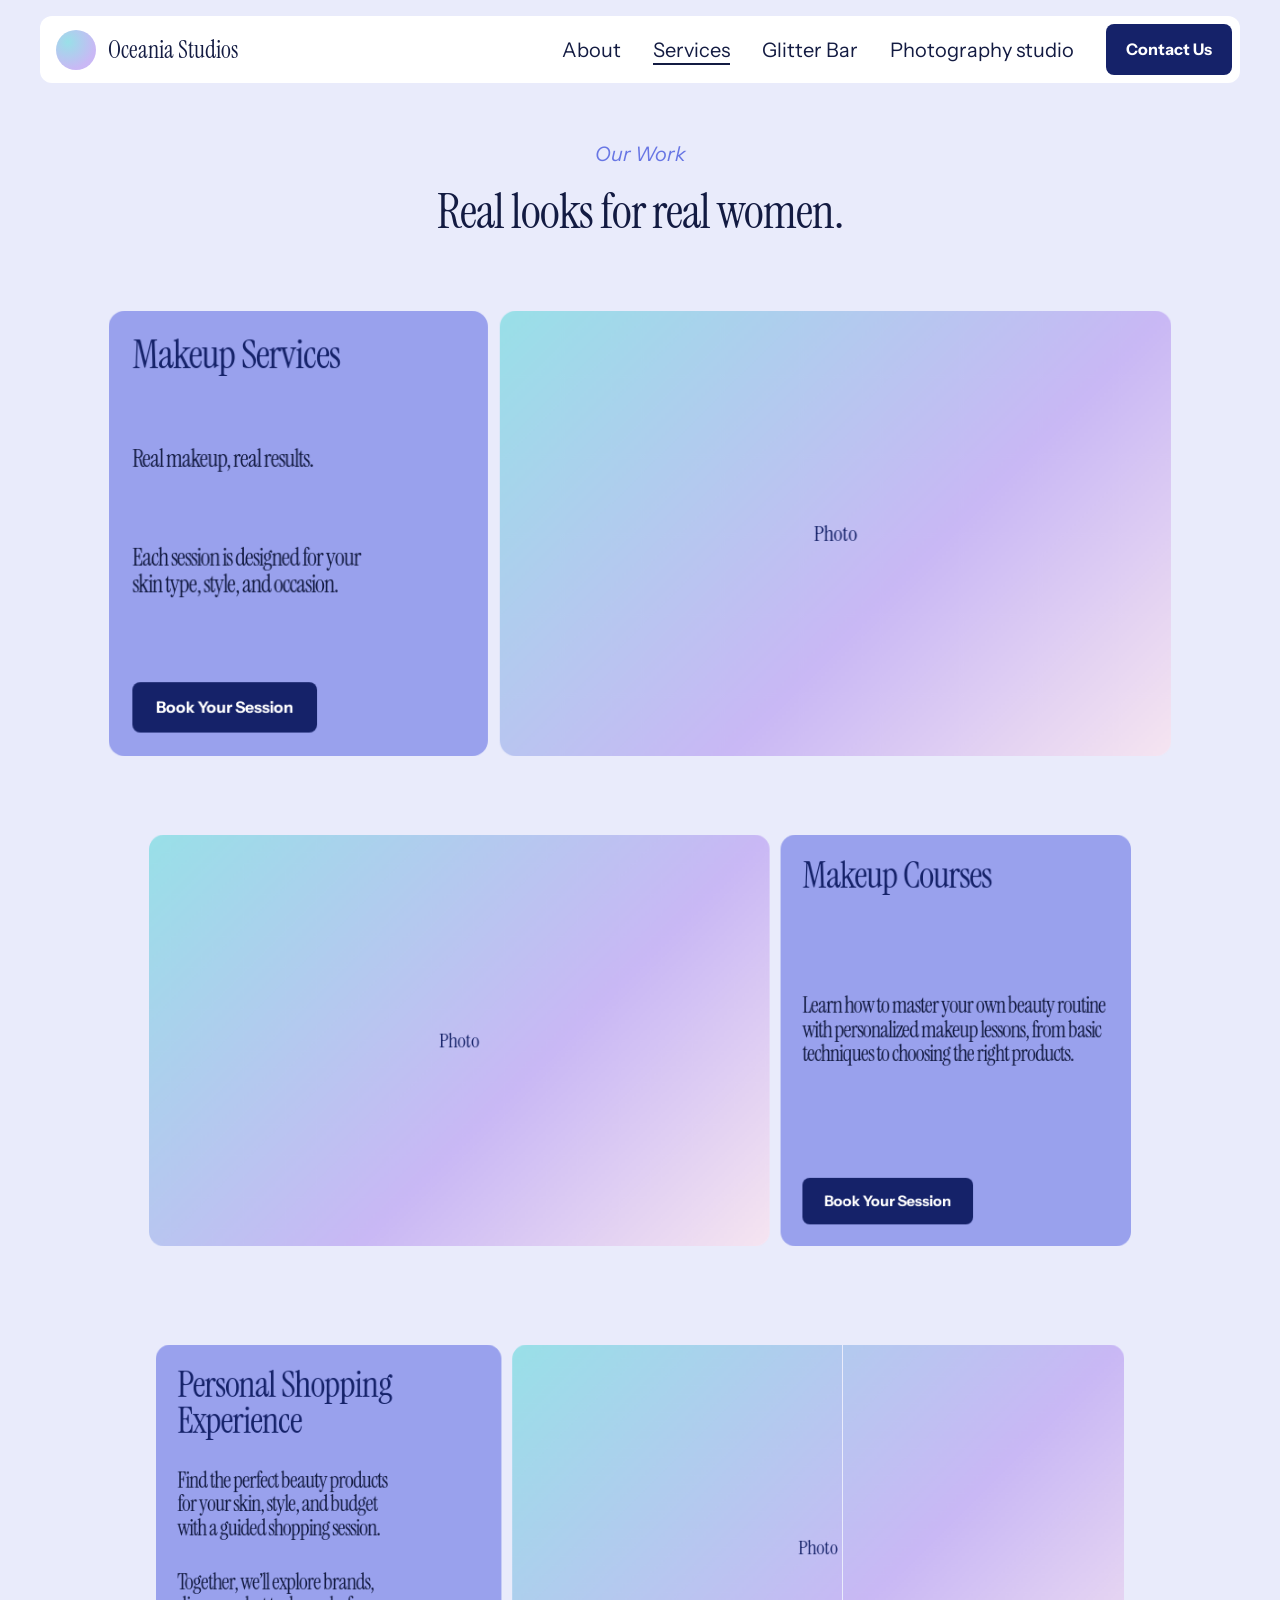
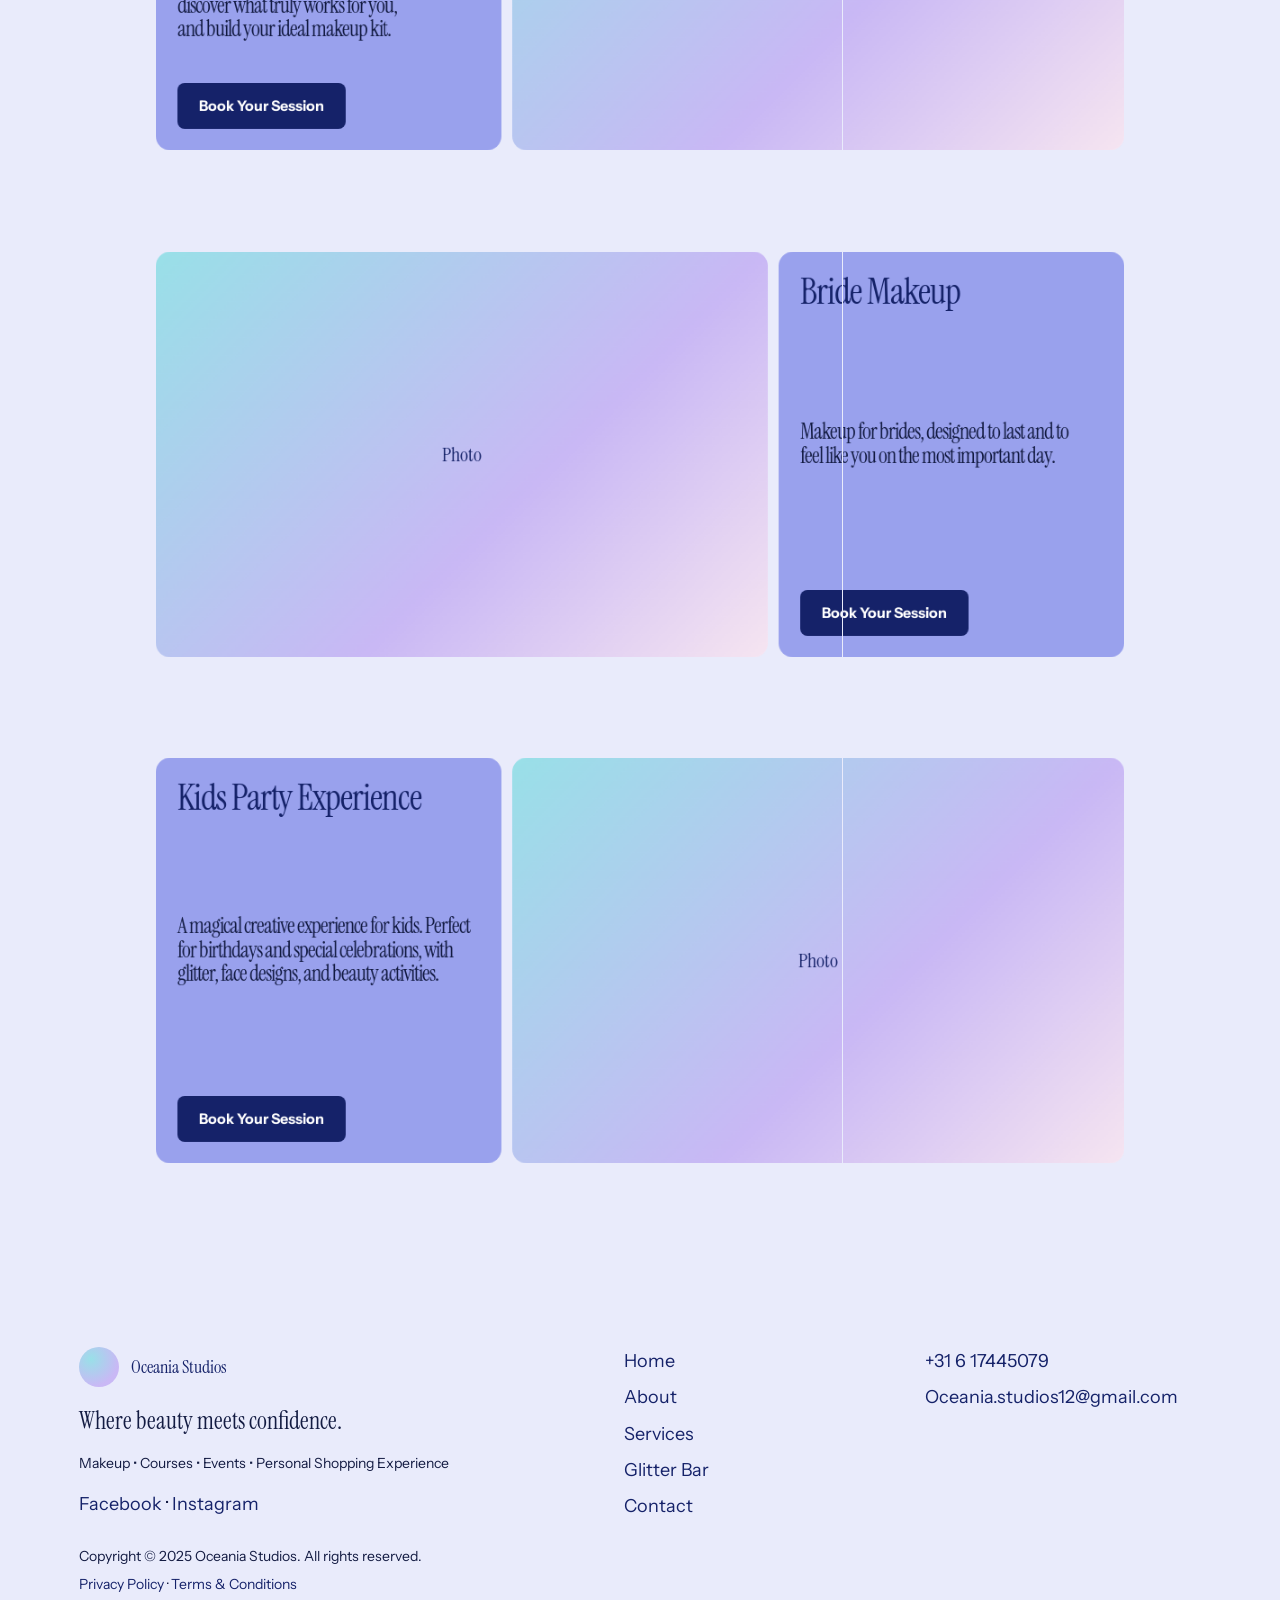
<file: services.html>
<!doctype html>
<html lang="en">
<head>
  <meta charset="utf-8">
  <meta name="viewport" content="width=device-width, initial-scale=1">
  <title>Services | Oceanía Studios</title>
  <meta name="description" content="Makeup services, makeup courses, personal shopping, bridal makeup and kids party experiences in Hilversum &amp; Amsterdam.">
  <link rel="preconnect" href="https://fonts.googleapis.com">
  <link rel="preconnect" href="https://fonts.gstatic.com" crossorigin>
  <link href="https://fonts.googleapis.com/css2?family=Cormorant+Garamond:wght@400;500&family=Instrument+Sans:wght@400;500;600;700&family=Instrument+Serif:ital@0;1&display=swap" rel="stylesheet">
  <link rel="stylesheet" href="styles.css?v=2">
</head>
<body>

  <a class="skip" href="#main">Skip to content</a>
  <header class="site-header">
    <div class="bar">
      <a class="brand" href="index.html" aria-label="Oceania Studios, home">
        <span class="brand-mark" aria-hidden="true"></span><span>Oceania Studios</span>
      </a>
      <button class="menu-toggle" type="button" aria-expanded="false" aria-controls="main-nav" aria-label="Open menu"><span></span><span></span></button>
      <nav id="main-nav" class="main-nav" aria-label="Main"><ul><li><a href="about.html">About</a></li><li><a href="services.html" aria-current="page">Services</a></li><li><a href="glitter-bar.html">Glitter Bar</a></li><li><a href="photography-studio.html">Photography studio</a></li><li><a class="button button-nav" href="contact.html">Contact Us</a></li></ul></nav>
    </div>
  </header>
  <main id="main">

    <section class="services">
      <div class="title-block">
        <p class="eyebrow ap ">Our Work</p>
        <h2 class="ap slide-left">Real looks for real women.</h2>
      </div>
      <div class="s-list">

      <article class="s-row sc">
        <div class="s-info"><h3>Makeup Services</h3><h4>Real makeup, real results.</h4><h4>Each session is designed for your skin type, style, and occasion.</h4>
          <div class="s-actions"><a class="button " href="https://wa.link/rcv9ii">Book Your Session</a></div></div>
        <div class="s-img"><div class="ph " role="img" aria-label="Placeholder: Photo" data-label="Photo" style="aspect-ratio:679/450"></div></div>
      </article>

      <article class="s-row flip sc">
        <div class="s-info"><h3>Makeup Courses</h3><h4>Learn how to master your own beauty routine with personalized makeup lessons, from basic techniques to choosing the right products.</h4>
          <div class="s-actions"><a class="button " href="https://wa.link/rcv9ii">Book Your Session</a></div></div>
        <div class="s-img"><div class="ph " role="img" aria-label="Placeholder: Photo" data-label="Photo" style="aspect-ratio:679/450"></div></div>
      </article>

      <article class="s-row sc">
        <div class="s-info"><h3>Personal Shopping Experience</h3><h4>Find the perfect beauty products for your skin, style, and budget with a guided shopping session.</h4><h4>Together, we’ll explore brands, discover what truly works for you, and build your ideal makeup kit.</h4>
          <div class="s-actions"><a class="button " href="https://wa.link/rcv9ii">Book Your Session</a></div></div>
        <div class="s-img"><div class="ph " role="img" aria-label="Placeholder: Photo" data-label="Photo" style="aspect-ratio:679/450"></div></div>
      </article>

      <article class="s-row flip sc">
        <div class="s-info"><h3>Bride Makeup</h3><h4>Makeup for brides, designed to last and to feel like you on the most important day.</h4>
          <div class="s-actions"><a class="button " href="https://wa.link/rcv9ii">Book Your Session</a></div></div>
        <div class="s-img"><div class="ph " role="img" aria-label="Placeholder: Photo" data-label="Photo" style="aspect-ratio:679/450"></div></div>
      </article>

      <article class="s-row sc">
        <div class="s-info"><h3>Kids Party Experience</h3><h4>A magical creative experience for kids. Perfect for birthdays and special celebrations, with glitter, face designs, and beauty activities.</h4>
          <div class="s-actions"><a class="button " href="https://wa.link/rcv9ii">Book Your Session</a></div></div>
        <div class="s-img"><div class="ph " role="img" aria-label="Placeholder: Photo" data-label="Photo" style="aspect-ratio:679/450"></div></div>
      </article>
      </div>
    </section>
  </main>

  <footer class="site-footer">
    <div class="footer-inner">
      <div class="footer-brand">
        <a class="brand" href="index.html"><span class="brand-mark" aria-hidden="true"></span><span>Oceania Studios</span></a>
        <p class="tagline">Where beauty meets confidence.</p>
        <p class="small">Makeup • Courses • Events • Personal Shopping Experience</p>
        <!-- TODO: replace with her real Instagram and Facebook profile URLs -->
        <p class="social"><a href="https://linktr.ee/oceania.studios">Facebook</a> · <a href="https://linktr.ee/oceania.studios">Instagram</a></p>
      </div>
      <nav class="footer-menu" aria-label="Footer"><ul>
        <li><a href="index.html">Home</a></li><li><a href="about.html">About</a></li>
        <li><a href="services.html">Services</a></li><li><a href="glitter-bar.html">Glitter Bar</a></li>
        <li><a href="contact.html">Contact</a></li></ul></nav>
      <div class="footer-contact">
        <p><a href="tel:+31617445079">+31 6 17445079</a></p>
        <p><a href="mailto:Oceania.studios12@gmail.com">Oceania.studios12@gmail.com</a></p>
      </div>
      <div class="footer-legal">
        <p class="small">Copyright © 2025 Oceania Studios. All rights reserved.</p>
        <p class="small"><a href="privacy-policy.html">Privacy Policy</a> · <a href="terms-conditions.html">Terms &amp; Conditions</a></p>
      </div>
    </div>
  </footer>
  <script src="script.js?v=2"></script>
</body>
</html>
</file>
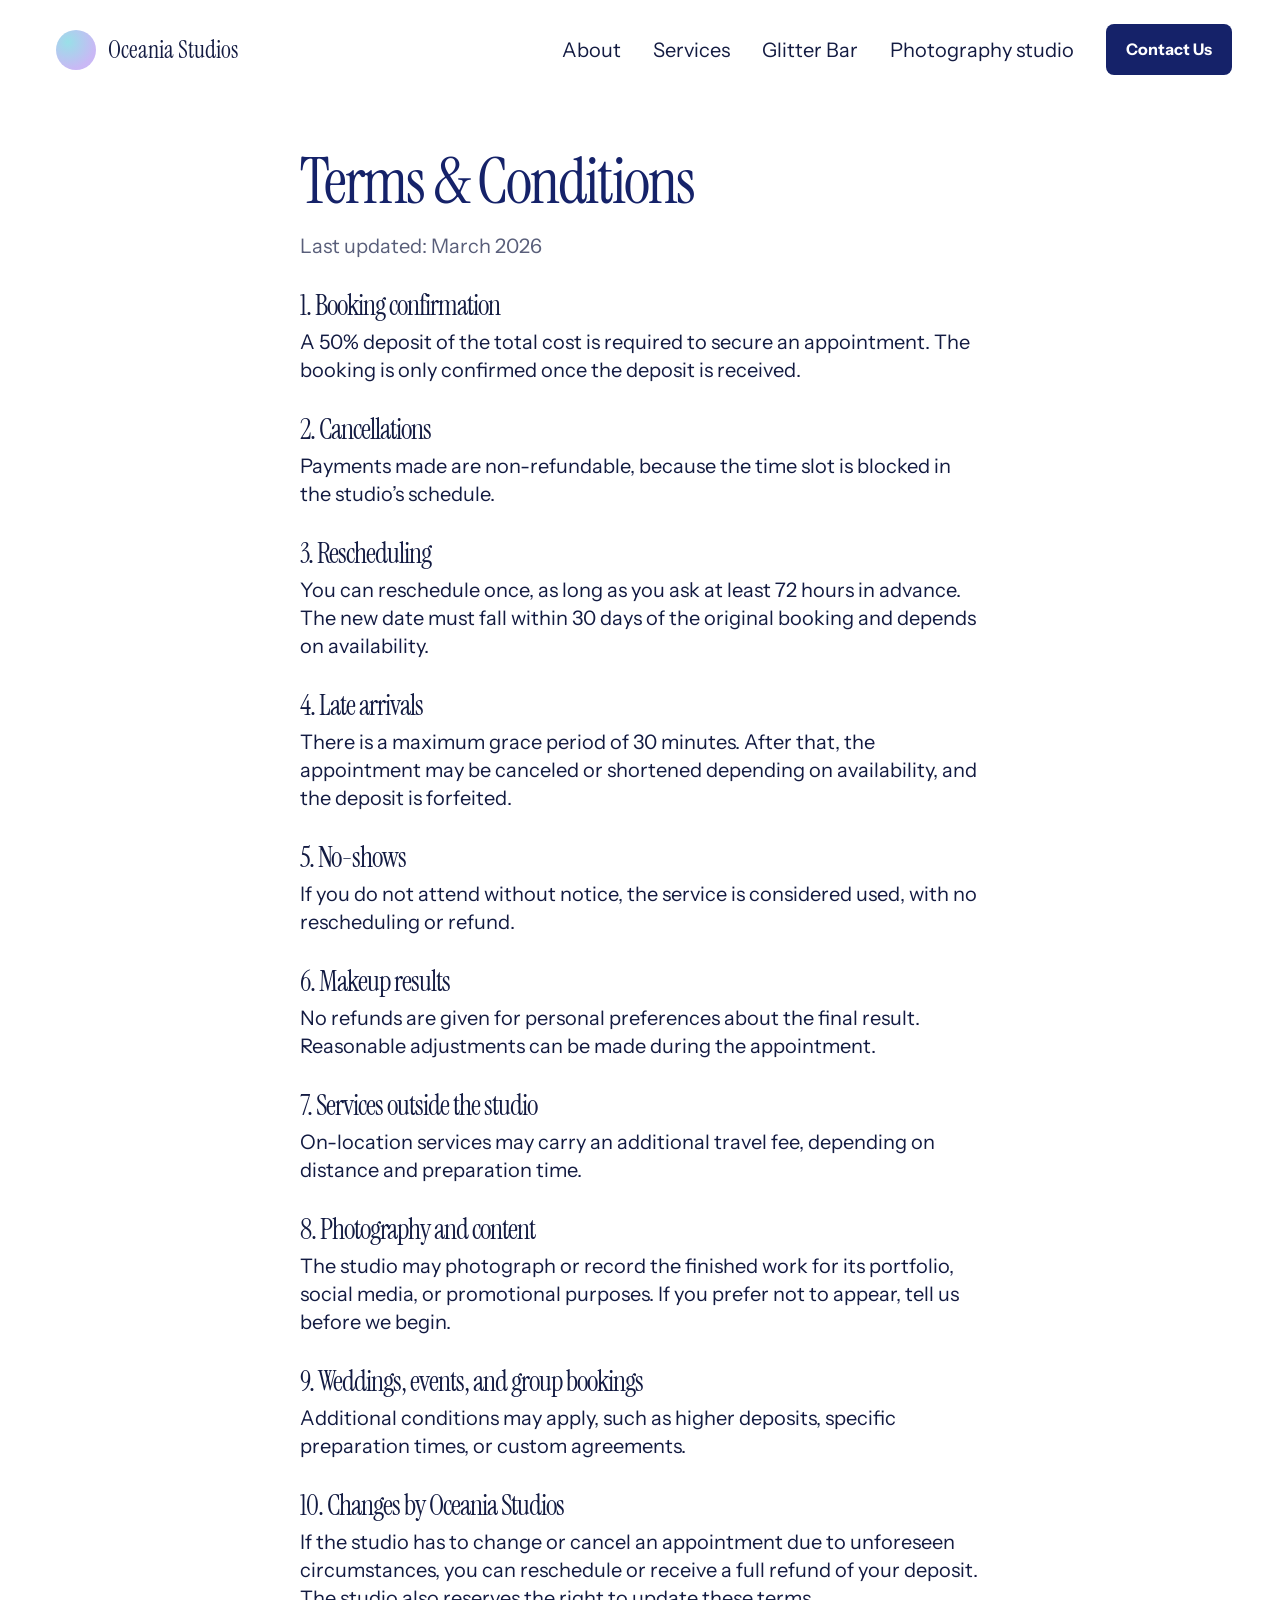
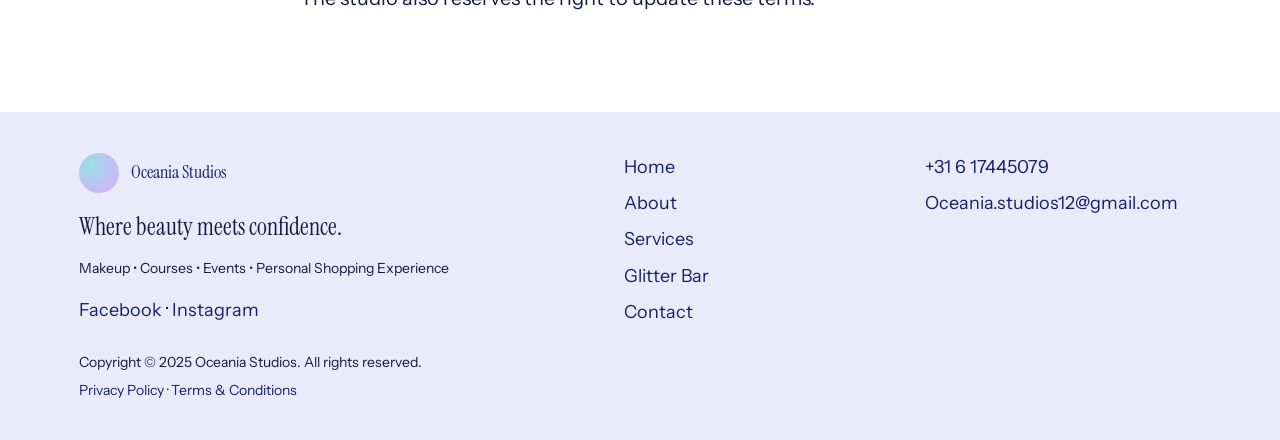
<file: terms-conditions.html>
<!doctype html>
<html lang="en">
<head>
  <meta charset="utf-8">
  <meta name="viewport" content="width=device-width, initial-scale=1">
  <title>Terms & Conditions | Oceanía Studios</title>
  <meta name="description" content="Booking, cancellation and rescheduling terms for Oceanía Studios.">
  <link rel="preconnect" href="https://fonts.googleapis.com">
  <link rel="preconnect" href="https://fonts.gstatic.com" crossorigin>
  <link href="https://fonts.googleapis.com/css2?family=Cormorant+Garamond:wght@400;500&family=Instrument+Sans:wght@400;500;600;700&family=Instrument+Serif:ital@0;1&display=swap" rel="stylesheet">
  <link rel="stylesheet" href="styles.css?v=2">
</head>
<body class="legal-page">

  <a class="skip" href="#main">Skip to content</a>
  <header class="site-header">
    <div class="bar">
      <a class="brand" href="index.html" aria-label="Oceania Studios, home">
        <span class="brand-mark" aria-hidden="true"></span><span>Oceania Studios</span>
      </a>
      <button class="menu-toggle" type="button" aria-expanded="false" aria-controls="main-nav" aria-label="Open menu"><span></span><span></span></button>
      <nav id="main-nav" class="main-nav" aria-label="Main"><ul><li><a href="about.html">About</a></li><li><a href="services.html">Services</a></li><li><a href="glitter-bar.html">Glitter Bar</a></li><li><a href="photography-studio.html">Photography studio</a></li><li><a class="button button-nav" href="contact.html">Contact Us</a></li></ul></nav>
    </div>
  </header>
  <main id="main">

    <article class="legal">
      <h1>Terms &amp; Conditions</h1>
      <!-- TODO: summarized from the Framer page; paste her exact wording before launch -->
      <p class="muted">Last updated: March 2026</p>
      <h2>1. Booking confirmation</h2><p>A 50% deposit of the total cost is required to secure an appointment. The booking is only confirmed once the deposit is received.</p><h2>2. Cancellations</h2><p>Payments made are non-refundable, because the time slot is blocked in the studio’s schedule.</p><h2>3. Rescheduling</h2><p>You can reschedule once, as long as you ask at least 72 hours in advance. The new date must fall within 30 days of the original booking and depends on availability.</p><h2>4. Late arrivals</h2><p>There is a maximum grace period of 30 minutes. After that, the appointment may be canceled or shortened depending on availability, and the deposit is forfeited.</p><h2>5. No-shows</h2><p>If you do not attend without notice, the service is considered used, with no rescheduling or refund.</p><h2>6. Makeup results</h2><p>No refunds are given for personal preferences about the final result. Reasonable adjustments can be made during the appointment.</p><h2>7. Services outside the studio</h2><p>On-location services may carry an additional travel fee, depending on distance and preparation time.</p><h2>8. Photography and content</h2><p>The studio may photograph or record the finished work for its portfolio, social media, or promotional purposes. If you prefer not to appear, tell us before we begin.</p><h2>9. Weddings, events, and group bookings</h2><p>Additional conditions may apply, such as higher deposits, specific preparation times, or custom agreements.</p><h2>10. Changes by Oceania Studios</h2><p>If the studio has to change or cancel an appointment due to unforeseen circumstances, you can reschedule or receive a full refund of your deposit. The studio also reserves the right to update these terms.</p>
    </article>
  </main>

  <footer class="site-footer">
    <div class="footer-inner">
      <div class="footer-brand">
        <a class="brand" href="index.html"><span class="brand-mark" aria-hidden="true"></span><span>Oceania Studios</span></a>
        <p class="tagline">Where beauty meets confidence.</p>
        <p class="small">Makeup • Courses • Events • Personal Shopping Experience</p>
        <!-- TODO: replace with her real Instagram and Facebook profile URLs -->
        <p class="social"><a href="https://linktr.ee/oceania.studios">Facebook</a> · <a href="https://linktr.ee/oceania.studios">Instagram</a></p>
      </div>
      <nav class="footer-menu" aria-label="Footer"><ul>
        <li><a href="index.html">Home</a></li><li><a href="about.html">About</a></li>
        <li><a href="services.html">Services</a></li><li><a href="glitter-bar.html">Glitter Bar</a></li>
        <li><a href="contact.html">Contact</a></li></ul></nav>
      <div class="footer-contact">
        <p><a href="tel:+31617445079">+31 6 17445079</a></p>
        <p><a href="mailto:Oceania.studios12@gmail.com">Oceania.studios12@gmail.com</a></p>
      </div>
      <div class="footer-legal">
        <p class="small">Copyright © 2025 Oceania Studios. All rights reserved.</p>
        <p class="small"><a href="privacy-policy.html">Privacy Policy</a> · <a href="terms-conditions.html">Terms &amp; Conditions</a></p>
      </div>
    </div>
  </footer>
  <script src="script.js?v=2"></script>
</body>
</html>
</file>
<file: styles.css>
/* Oceania Studios — rebuilt from the measured layout of the current Framer site.
   Fonts: Instrument Serif (headings), Instrument Sans (text), Cormorant Garamond (Photography studio). */

:root {
  --ink: #131b42;
  --navy: #152269;
  --aqua: #99e0e8;
  --lav: #e9ebfb;
  --soft: #f1f0fa;
  --pink: #f8f2f4;
  --peach: #fff4f0;
  --peri: #99a1ed;
  --peri-text: #6876e4;
  --white: #fff;
  --serif: "Instrument Serif", Georgia, "Times New Roman", serif;
  --sans: "Instrument Sans", system-ui, -apple-system, "Segoe UI", Roboto, sans-serif;
  --garamond: "Cormorant Garamond", "Instrument Serif", Georgia, serif;
  --gutter: 24px;
  --container: 1122px;
}

*, *::before, *::after { box-sizing: border-box; }
html { scroll-behavior: smooth; -webkit-text-size-adjust: 100%; }
body { margin: 0; font-family: var(--sans); font-size: 18px; line-height: 1.4; color: var(--ink); background: #fff; overflow-x: hidden; }
img, iframe { display: block; max-width: 100%; }
h1, h2, h3, h4, h5 { font-family: var(--serif); font-weight: 400; color: var(--ink); margin: 0; text-wrap: balance; }
h1 { font-size: clamp(2.5rem, 7vw, 4rem); line-height: 1; letter-spacing: -2px; color: var(--navy); }
h2 { font-size: clamp(2rem, 5vw, 3rem); line-height: 1; letter-spacing: -1px; }
h3 { font-size: clamp(1.75rem, 4vw, 2.5rem); line-height: 1; letter-spacing: -1px; }
h4 { font-size: 2rem; line-height: 1; letter-spacing: -1px; }
p { margin: 0; }
a { color: inherit; }
:focus-visible { outline: 3px solid var(--peri-text); outline-offset: 3px; border-radius: 4px; }
.small { font-size: 0.9rem; }
.muted { opacity: 0.7; }
.center { text-align: center; }
.wrap { max-width: var(--container); margin: 0 auto; }
.skip { position: absolute; left: -999px; top: 8px; background: var(--navy); color: #fff; padding: 10px 16px; border-radius: 8px; z-index: 100; }
.skip:focus { left: 8px; }

/* ---------- Buttons ---------- */
.button {
  display: inline-block; padding: 16px 24px; border: 0; border-radius: 8px;
  background: var(--navy); color: #fff; font: 700 16px/16px var(--sans);
  text-decoration: none; cursor: pointer; text-align: center; transition: background-color .2s;
}
.button:hover { background: var(--ink); }
.button-nav { padding: 16px 20px; border-radius: 8px; }
.roll { display: inline-block; height: 1.2em; line-height: 1.2; overflow: hidden; vertical-align: bottom; }
.roll > span { display: block; transition: transform .3s ease; }
.button:hover .roll > span, .button:focus-visible .roll > span { transform: translateY(-100%); }

/* ---------- Header: white pill that slides in from the left ---------- */
.site-header { position: fixed; top: 0; left: 0; right: 0; z-index: 50; padding: 16px; pointer-events: none; }
.bar {
  pointer-events: auto; position: relative; max-width: 1200px; margin: 0 auto;
  display: flex; align-items: center; justify-content: space-between; gap: 16px;
  min-height: 64px; padding: 8px 8px 8px 16px; background: #fff; border-radius: 12px;
  animation: nav-in .9s cubic-bezier(.2, .7, .2, 1) both;
}
@keyframes nav-in { from { transform: translateX(-600px); opacity: 0; } to { transform: none; opacity: 1; } }
.brand { display: inline-flex; align-items: center; gap: 12px; text-decoration: none; font-family: var(--serif); font-size: 24px; color: var(--ink); }
.brand-mark { width: 40px; height: 40px; flex: none; border-radius: 50%; background: radial-gradient(circle at 30% 30%, var(--aqua), #c9b8f5 70%); }
.menu-toggle { display: grid; gap: 7px; place-content: center; width: 48px; height: 48px; padding: 0; background: transparent; border: 1px solid var(--navy); border-radius: 8px; cursor: pointer; }
.menu-toggle span { display: block; width: 24px; height: 2px; background: var(--navy); transition: transform .2s; }
.menu-toggle[aria-expanded="true"] span:nth-child(1) { transform: translateY(4.5px) rotate(45deg); }
.menu-toggle[aria-expanded="true"] span:nth-child(2) { transform: translateY(-4.5px) rotate(-45deg); }
.main-nav { display: none; position: absolute; top: calc(100% + 8px); left: 0; right: 0; padding: 16px; background: #fff; border-radius: 12px; box-shadow: 0 12px 32px rgba(19, 27, 66, .14); }
.main-nav.is-open { display: block; }
.main-nav ul { list-style: none; margin: 0; padding: 0; display: grid; gap: 4px; }
.main-nav a:not(.button) { display: block; padding: 12px 8px; text-decoration: none; font-size: 20px; }
.main-nav a:not(.button):hover, .main-nav a[aria-current="page"] { text-decoration: underline; text-underline-offset: 6px; }
.main-nav .button { margin-top: 8px; width: 100%; }

/* ---------- Scroll reveal (appear) ---------- */
.ap { opacity: 0; transform: translateY(20px); transition: opacity .8s ease, transform .8s ease; transition-delay: var(--d, 0s); }
.ap.in { opacity: 1; transform: none; }
.ap.slide-left { transform: translateX(-60px); transition-duration: 1.1s; }
.ap.slide-left.in { transform: none; }
.tall-card.ap, .feat.ap { transform: translateY(50px); }
.tall-card.ap.in { transform: none; }
.sc { transform: scale(.9); will-change: transform; }

.title-block { max-width: 760px; margin: 0 auto; text-align: center; display: grid; gap: 20px; justify-items: center; }
.title-block.left { text-align: left; justify-items: start; max-width: var(--container); }
.title-block p { font-size: 20px; line-height: 28px; max-width: 56ch; }
.eyebrow { font-family: var(--sans); font-size: 20px; line-height: 28px; color: var(--peri-text); font-style: italic; }
.eyebrow.on-dark { color: var(--aqua); }

/* ---------- Placeholders (swap for her real photos) ---------- */
.ph { display: grid; place-items: center; width: 100%; border-radius: 16px; background: linear-gradient(135deg, var(--aqua) 0%, #c9b8f5 60%, #f6e5f1 100%); color: var(--navy); font-family: var(--serif); font-size: 1.4rem; aspect-ratio: 4/3; }
.ph::after { content: attr(data-label); }
.ph-round { border-radius: 32px; }
.ph.tilt { transform: rotate(-3deg); }
.dot { display: block; width: 28px; height: 28px; flex: none; border-radius: 50%; background: radial-gradient(circle at 30% 30%, var(--aqua), #c9b8f5 75%); }
.dot-lg { width: 44px; height: 44px; }

/* ---------- HOME ---------- */
.hero-home { min-height: 100vh; padding: 130px var(--gutter) 70px; background: linear-gradient(180deg, #ffede6 0%, var(--lav) 100%); display: grid; align-items: center; }
.hero-grid { display: grid; gap: 40px; align-items: center; }
.hero-text { display: grid; gap: 24px; justify-items: start; }
.hero-text p { font-size: 20px; line-height: 28px; max-width: 34ch; }
.hero-img .ph { aspect-ratio: 561/512; }

.band-peri { background: rgba(104, 119, 227, .25); padding: 100px var(--gutter); }
.band-peri .title-block { margin-bottom: 64px; }
.band-peri h2 { font-size: clamp(1.6rem, 4vw, 3rem); }
.three-cards { display: grid; gap: 20px; }
.tall-card { border-radius: 16px; overflow: hidden; display: grid; align-content: space-between; }
.tall-card .ph { border-radius: 0; }
.tall-card .info { padding: 40px 24px 48px; display: grid; gap: 10px; }
.tall-card .info p { font-size: 18px; }
.c1 { background: rgba(242, 240, 250, .79); } .c2 { background: #fff0ff; } .c3 { background: #f0f7ff; }

.about-block { padding: 100px var(--gutter); }
.aqua-panel { max-width: 1170px; margin: 0 auto; background: var(--aqua); border-radius: 32px; padding: 28px; display: grid; gap: 32px; align-items: center; }
.aqua-panel .ph-tall { aspect-ratio: 500/679; border-radius: 16px; }
.panel-copy { display: grid; gap: 22px; justify-items: start; }
.panel-copy .eyebrow { color: var(--navy); }
.panel-copy h2 { color: var(--navy); }
.panel-copy p { font-size: 20px; line-height: 28px; }
.promises { list-style: none; margin: 0; padding: 0; display: grid; gap: 14px; }
.promises li { display: flex; align-items: center; gap: 14px; }

.essence { padding: 60px var(--gutter) 120px; max-width: 1008px; margin: 0 auto; }
.essence h2 { text-align: center; margin-bottom: 56px; }
.features { list-style: none; margin: 0; padding: 0; display: grid; gap: 20px; }
.feat { background: #fff; border-radius: 16px; padding: 24px; display: grid; gap: 8px; align-content: start; box-shadow: 0 1px 0 rgba(19, 27, 66, .06), 0 10px 30px rgba(104, 119, 227, .1); opacity: 0; transition: opacity .8s ease, transform .9s cubic-bezier(.2, .7, .2, 1); }
.feat .dot { margin-bottom: 14px; }
.feat.fl { transform: translateX(60px); } .feat.fr { transform: translateX(-60px); }
.feat.in { opacity: 1; transform: none; }

.cta-block { padding: 20px var(--gutter) 100px; }
.cta-panel { grid-template-columns: 1fr; padding: 28px 24px; }
.cta-copy { display: grid; gap: 16px; }
.cta-copy p { font-size: 20px; line-height: 28px; }
.form { display: grid; gap: 8px; }
.form label { font-weight: 500; margin-top: 8px; }
.form input, .form textarea { width: 100%; padding: 14px 16px; font: 16px var(--sans); color: var(--ink); background: #fff; border: 1px solid transparent; border-radius: 8px; }
.form input:focus, .form textarea:focus { outline: none; border-color: var(--peri-text); box-shadow: 0 0 0 3px rgba(104, 118, 228, .25); }
.form .button { justify-self: start; margin-top: 12px; }

/* ---------- ABOUT ---------- */
.hero-about { background: linear-gradient(180deg, var(--aqua) 0%, var(--lav) 100%); padding: 120px var(--gutter) 40px; }
.sticky-text { position: sticky; top: 100px; max-width: 760px; margin: 0 auto 40px; text-align: center; display: grid; gap: 22px; justify-items: center; }
.sticky-text .eyebrow { justify-self: start; }
.h1-sub { margin-top: 8px; }
.hero-photo { position: relative; z-index: 2; max-width: 910px; margin: 60px auto 0; }
.hero-photo .ph { aspect-ratio: 910/519; border-radius: 32px; }
.about-lav { background: var(--lav); padding: 100px var(--gutter) 120px; display: grid; gap: 80px; }
.stack { max-width: 888px; margin: 0 auto; width: 100%; display: grid; gap: 64px; }
.stack-card { border-radius: 16px; overflow: hidden; display: grid; align-items: stretch; }
.stack-card .info { padding: 40px 28px; display: grid; gap: 12px; align-content: center; }
.stack-card .ph { border-radius: 0; aspect-ratio: 3/4; }
.c-soft { background: var(--soft); } .c-pink { background: var(--pink); } .c-peach { background: var(--peach); }

.ribbons { position: relative; height: 440px; overflow: hidden; }
.ribbon { position: absolute; left: -10%; width: 120%; overflow: hidden; }
.ribbon-a { top: 120px; background: var(--lav); transform: rotate(-8deg); }
.ribbon-b { top: 190px; background: var(--pink); transform: rotate(3deg); }
.track { display: flex; width: max-content; margin: 0; padding: 0; list-style: none; will-change: transform; }
.track li { white-space: nowrap; padding: 22px 28px; font-family: var(--serif); font-size: 40px; line-height: 40px; letter-spacing: -1px; color: var(--peri-text); }
.ribbon-a .track { animation: ride-left 67.55s linear infinite; }
.ribbon-b .track { animation: ride-right 60.15s linear infinite; }
@keyframes ride-left { from { transform: translateX(0); } to { transform: translateX(-50%); } }
@keyframes ride-right { from { transform: translateX(-50%); } to { transform: translateX(0); } }

.band-peach { background: var(--peach); padding: 60px var(--gutter); }
.band-peach.journey { padding-top: 60px; }
.band-peach .title-block { margin: 0 auto 40px; }
.slider { display: flex; gap: 24px; overflow-x: auto; scroll-snap-type: x mandatory; scrollbar-width: none; max-width: var(--container); margin: 0 auto; cursor: grab; padding-bottom: 4px; }
.slider::-webkit-scrollbar { display: none; }
.slider.dragging { cursor: grabbing; scroll-snap-type: none; }
.j-card { flex: 0 0 min(1010px, 100%); scroll-snap-align: start; background: #fff; display: grid; gap: 24px; padding: 28px; border-radius: 16px; align-items: center; }
.j-text { display: grid; gap: 14px; }
.j-text p { font-size: 20px; line-height: 28px; }
.gallery { list-style: none; margin: 0 auto; padding: 0; max-width: var(--container); display: grid; grid-template-columns: repeat(2, 1fr); gap: 12px; }
.tile { border-radius: 16px; padding: 8px; }
.tile .ph { aspect-ratio: 327/360; border-radius: 10px; }
.t1 { background: var(--soft); } .t2 { background: var(--pink); } .t3 { background: var(--peach); }
.reviews { padding-bottom: 140px; }
.review-big { flex: 0 0 min(1010px, 100%); scroll-snap-align: start; min-height: 320px; border-radius: 16px; padding: 28px; display: grid; align-content: space-between; gap: 24px; }
.review-big blockquote { margin: 0; font-family: var(--serif); font-size: clamp(1.75rem, 4vw, 2.5rem); line-height: 1.05; letter-spacing: -1px; color: var(--ink); }
.review-big p { font-size: 20px; }
.r-pink { background: var(--pink); } .r-peri { background: var(--peri); } .r-aqua { background: var(--aqua); }
.review-grid { max-width: var(--container); margin: 40px auto 0; display: grid; gap: 16px; }
.review-small { background: #fff; border-radius: 16px; padding: 24px; display: grid; gap: 16px; }
.review-small .who { color: var(--peri-text); }

/* ---------- SERVICES ---------- */
.services { background: var(--lav); padding: 140px var(--gutter) 120px; }
.services .title-block { margin-bottom: 72px; }
.services h2 { font-size: clamp(2.25rem, 6vw, 3rem); }
.s-list { max-width: 1076px; margin: 0 auto; display: grid; gap: 56px; }
.s-row { display: grid; gap: 12px; }
.s-info { background: var(--peri); border-radius: 16px; padding: 24px; display: grid; gap: 14px; align-content: space-between; }
.s-info h3 { color: var(--navy); }
.s-info h4 { font-size: 1.5rem; line-height: 1.1; }
.s-actions { margin-top: 12px; }
.s-img .ph { height: 100%; min-height: 260px; border-radius: 16px; aspect-ratio: 679/450; }

/* ---------- GLITTER BAR ---------- */
body.glitter main { background: var(--lav); }
.hero-video { position: relative; min-height: 100vh; display: grid; align-items: center; padding: 120px var(--gutter) 80px; overflow: hidden; }
.video-ph { position: absolute; inset: 0; display: grid; place-items: center; background: linear-gradient(135deg, var(--aqua) 0%, #c9b8f5 60%, #f6e5f1 100%); color: var(--navy); font-family: var(--serif); font-size: 1.6rem; }
.video-ph::after { content: attr(data-label); opacity: .6; }
.hero-video video { position: absolute; inset: 0; width: 100%; height: 100%; object-fit: cover; }
.hero-lockup { position: relative; max-width: 460px; display: grid; gap: 18px; padding: 0 0 0 0; }
.hero-lockup h2 { color: var(--navy); }
.hero-lockup p { font-size: 20px; line-height: 28px; }
.banner { padding: 24px 8px; }
.banner-wrap { position: relative; max-width: 1400px; margin: 0 auto; background: var(--lav); border-radius: 16px; padding: 28px; display: grid; gap: 28px; align-items: center; overflow: hidden; }
.banner-img .ph { aspect-ratio: 1078/727; }
.banner-copy { display: grid; gap: 16px; justify-items: start; }
.banner-copy h3 { font-family: var(--sans); font-weight: 700; font-size: 38px; letter-spacing: -.96px; color: var(--navy); }
.banner-copy p { font-size: 20px; line-height: 28px; }
.options { background: var(--pink); padding: 80px var(--gutter); margin-top: 24px; }
.options-inner { max-width: 1376px; margin: 0 auto; }
.options h3.center { margin-bottom: 56px; }
.opt-grid { display: grid; gap: 28px; }
.opt-text { display: grid; gap: 14px; align-content: center; }
.opt-text p { font-size: 20px; line-height: 28px; }
.num { font-family: var(--serif); color: var(--peri-text); font-size: 1.4rem; }
.incl { margin: 0; padding: 0 0 0 20px; display: grid; gap: 8px; font-size: 20px; line-height: 26px; }
.portfolio-light { background: var(--soft); padding: 60px var(--gutter) 140px; }
.portfolio-light .title-block { margin: 0 auto 36px; }
.zeus { max-width: 520px; margin: 56px auto 0; display: grid; grid-template-columns: 120px 1fr; gap: 20px; align-items: center; }
.zeus h4 { font-size: 2rem; }

/* ---------- PHOTOGRAPHY STUDIO (dark navy, Cormorant Garamond) ---------- */
body.photo { background: var(--navy); }
.hero-photo-full { position: relative; min-height: 800px; display: grid; place-items: center; overflow: hidden; }
.photo-bg { position: absolute; inset: 0; display: grid; place-items: center; background: linear-gradient(135deg, #1f2f7a 0%, #3a3f8f 55%, #6877e3 100%); color: rgba(255,255,255,.6); font-family: var(--serif); font-size: 1.6rem; }
.photo-bg::after { content: attr(data-label); }
.photo-overlay { position: absolute; inset: 0; background: rgba(10, 14, 40, .35); }
.blur-box { position: relative; padding: 24px 40px; background: rgba(20, 20, 20, .6); backdrop-filter: blur(8px); -webkit-backdrop-filter: blur(8px); }
.blur-box h1 { font-family: var(--garamond); font-weight: 500; font-size: clamp(2rem, 5vw, 3.6rem); letter-spacing: 0; line-height: 1.4; color: #fff; }
.lav-band { background: var(--soft); padding: 80px var(--gutter); text-align: center; }
.lav-band h3 { max-width: 900px; margin: 0 auto; }
.intro-split { background: #fff; display: grid; }
.is-photo .ph { border-radius: 0; height: 100%; min-height: 280px; aspect-ratio: 560/360; }
.is-text { background: #fafafa; padding: 40px var(--gutter); display: grid; gap: 18px; align-content: center; justify-items: start; }
.is-text p { font-size: 20px; line-height: 28px; max-width: 52ch; }
.featured { background: var(--navy); padding: 80px 16px; }
.packages { max-width: 1345px; margin: 0 auto; background: #fafafa; padding: 56px var(--gutter); display: grid; gap: 40px; }
.packages .title-block { margin: 0 0 8px; }
.p-row { display: grid; gap: 20px; align-items: center; }
.p-text { display: grid; gap: 12px; }
.p-text p { font-size: 20px; line-height: 28px; }
.p-included { display: grid; gap: 20px; padding-top: 20px; }
.portfolio-navy { max-width: 1345px; margin: 56px auto 0; padding: 24px var(--gutter) 60px; }
.portfolio-navy .title-block { margin: 0 auto 32px; }
.bridal { position: relative; background: var(--pink); display: grid; }
.bridal-photo .ph { border-radius: 0; min-height: 420px; aspect-ratio: 997/850; }
.bridal-strip { display: none; }
.bridal-box { background: rgba(255, 255, 255, .92); padding: 40px var(--gutter); display: grid; gap: 18px; justify-items: start; }
.bridal-box h2 { font-family: var(--garamond); font-weight: 400; color: #1f1f1f; letter-spacing: 0; line-height: 1.4; font-size: clamp(1.75rem, 4vw, 3rem); }
.proof { background: var(--lav); padding: 80px var(--gutter); }
.proof-grid { max-width: 1000px; margin: 0 auto; display: grid; grid-template-columns: repeat(2, 1fr); gap: 28px; text-align: center; }
.stat strong { display: block; font-family: var(--garamond); font-weight: 500; font-size: clamp(3rem, 8vw, 4.5rem); line-height: 1; color: var(--navy); }
.stat span { font-size: 18px; }

/* ---------- CONTACT ---------- */
.contact-hero { background: linear-gradient(180deg, #ffede6 0%, var(--lav) 100%); padding: 150px var(--gutter) 80px; }
.contact-content { background: var(--lav); padding: 20px var(--gutter) 100px; display: grid; gap: 28px; justify-items: center; }
.c-card, .c-map { width: 100%; max-width: 816px; }
.c-card { background: #fff; border-radius: 16px; padding: 40px 28px; display: grid; gap: 12px; }
.c-card p { font-size: 20px; }
.faq { gap: 0; padding: 32px 0 8px; }
.faq h4 { padding: 0 28px 16px; }
.faq details { border-top: 1px solid var(--lav); padding: 0 28px; }
.faq summary { cursor: pointer; padding: 22px 0; font-size: 20px; font-weight: 500; }
.faq details p { padding-bottom: 22px; font-size: 18px; }
.c-map { display: grid; gap: 14px; }
.c-map iframe { width: 100%; height: 440px; border: 0; border-radius: 16px; background: var(--lav); }

/* ---------- Legal ---------- */
.legal { max-width: 760px; margin: 0 auto; padding: 150px var(--gutter) 100px; }
.legal h1 { margin-bottom: 18px; }
.legal h2 { font-size: 1.75rem; margin: 32px 0 8px; }
.legal p + p { margin-top: 12px; }
.legal .lead { font-size: 20px; }

/* ---------- Footer ---------- */
.site-footer { background: var(--lav); padding: 40px var(--gutter); }
.footer-inner { max-width: var(--container); margin: 0 auto; display: grid; gap: 28px; }
.footer-brand { display: grid; gap: 6px; }
.footer-brand .brand { margin-bottom: 10px; }
.tagline { font-family: var(--serif); font-size: 24px; color: var(--ink); }
.site-footer ul { list-style: none; margin: 0; padding: 0; display: grid; gap: 8px; }
.site-footer a { text-decoration: none; color: var(--navy); font-size: 18px; }
.site-footer a:hover { text-decoration: underline; text-underline-offset: 4px; }
.site-footer p + p { margin-top: 8px; }
.site-footer .small, .site-footer .small a { font-size: 14px; }

/* Photography footer keeps the same lavender as the live site */

/* ---------- Tablet (≥810px) ---------- */
@media (min-width: 810px) {
  :root { --gutter: 40px; }
  .ap.slide-left { transform: translateX(-380px); }
  .ap.slide-left.in { transform: none; }
  body { font-size: 20px; }
  .hero-grid { grid-template-columns: 1fr 1fr; gap: 64px; }
  .three-cards { grid-template-columns: repeat(3, 1fr); gap: 20px; }
  .aqua-panel { grid-template-columns: 500fr 500fr; padding: 64px; gap: 64px; }
  .cta-panel { grid-template-columns: 1fr 1fr; padding: 48px; gap: 48px; }
  .features { grid-template-columns: repeat(2, 1fr); gap: 32px 138px; }
  .stack-card { grid-template-columns: 511fr 288fr; }
  .stack-card .info { padding: 104px 24px 104px 64px; }
  .j-card { grid-template-columns: 483fr 400fr; padding: 40px; gap: 40px; }
  .gallery { grid-template-columns: repeat(3, 1fr); gap: 16px; }
  .review-grid { grid-template-columns: repeat(3, 1fr); }
  .s-row { grid-template-columns: 383fr 679fr; }
  .s-row.flip { grid-template-columns: 679fr 383fr; }
  .s-row.flip .s-img { order: -1; }
  .banner-wrap { grid-template-columns: 1078fr 522fr; padding: 48px; gap: 48px; }
  .banner-wrap.flip { grid-template-columns: 522fr 1078fr; }
  .banner-wrap.flip .banner-img { order: 2; }
  .opt-grid { grid-template-columns: 1fr 1fr; gap: 56px 24px; }
  .intro-split { grid-template-columns: 560fr 865fr; }
  .is-text { padding: 40px; }
  .p-row { grid-template-columns: 627fr 627fr; gap: 40px; }
  .p-row.flip .p-img { order: 2; }
  .packages { padding: 80px 40px; }
  .bridal { grid-template-columns: 997fr 427fr; }
  .bridal-strip { display: block; background: var(--navy); }
  .bridal-photo { grid-column: 1; grid-row: 1; }
  .bridal-strip { grid-column: 2; grid-row: 1; }
  .bridal-box { grid-column: 1 / -1; grid-row: 1; justify-self: end; align-self: center; width: min(620px, 55%); margin-right: 3%; padding: 40px; }
  .proof-grid { grid-template-columns: repeat(4, 1fr); }
  .site-footer { padding: 40px 40px; }
  .footer-inner { grid-template-columns: 505fr 261fr 276fr; gap: 28px 40px; }
  .footer-legal { grid-column: 1 / -1; }
  .c-card { padding: 64px 32px; }
}

/* ---------- Desktop nav (≥1200px) ---------- */
@media (min-width: 1000px) {
  .menu-toggle { display: none; }
  .main-nav { display: block; position: static; padding: 0; background: transparent; box-shadow: none; }
  .main-nav ul { display: flex; align-items: center; gap: 32px; }
  .main-nav a:not(.button) { padding: 8px 0; }
  .main-nav .button { margin: 0; width: auto; }
}

@media (prefers-reduced-motion: reduce) {
  html { scroll-behavior: auto; }
  *, *::before, *::after { transition: none !important; animation: none !important; }
  .ap, .feat { opacity: 1 !important; transform: none !important; }
  .sc { transform: none !important; }
}

main { overflow-x: clip; }

/* grid children must be able to shrink; photos with a min-height must not widen their column */
.intro-split > *, .bridal > *, .s-row > *, .banner-wrap > *, .opt-grid > *, .p-row > *, .aqua-panel > *, .j-card > * { min-width: 0; }
.is-photo .ph, .bridal-photo .ph, .s-img .ph { aspect-ratio: auto; height: 100%; }
.is-photo .ph, .bridal-photo .ph { min-height: 320px; }
@media (min-width: 810px) { .bridal-photo .ph { min-height: 560px; } .is-photo .ph { min-height: 360px; } }
</file>
